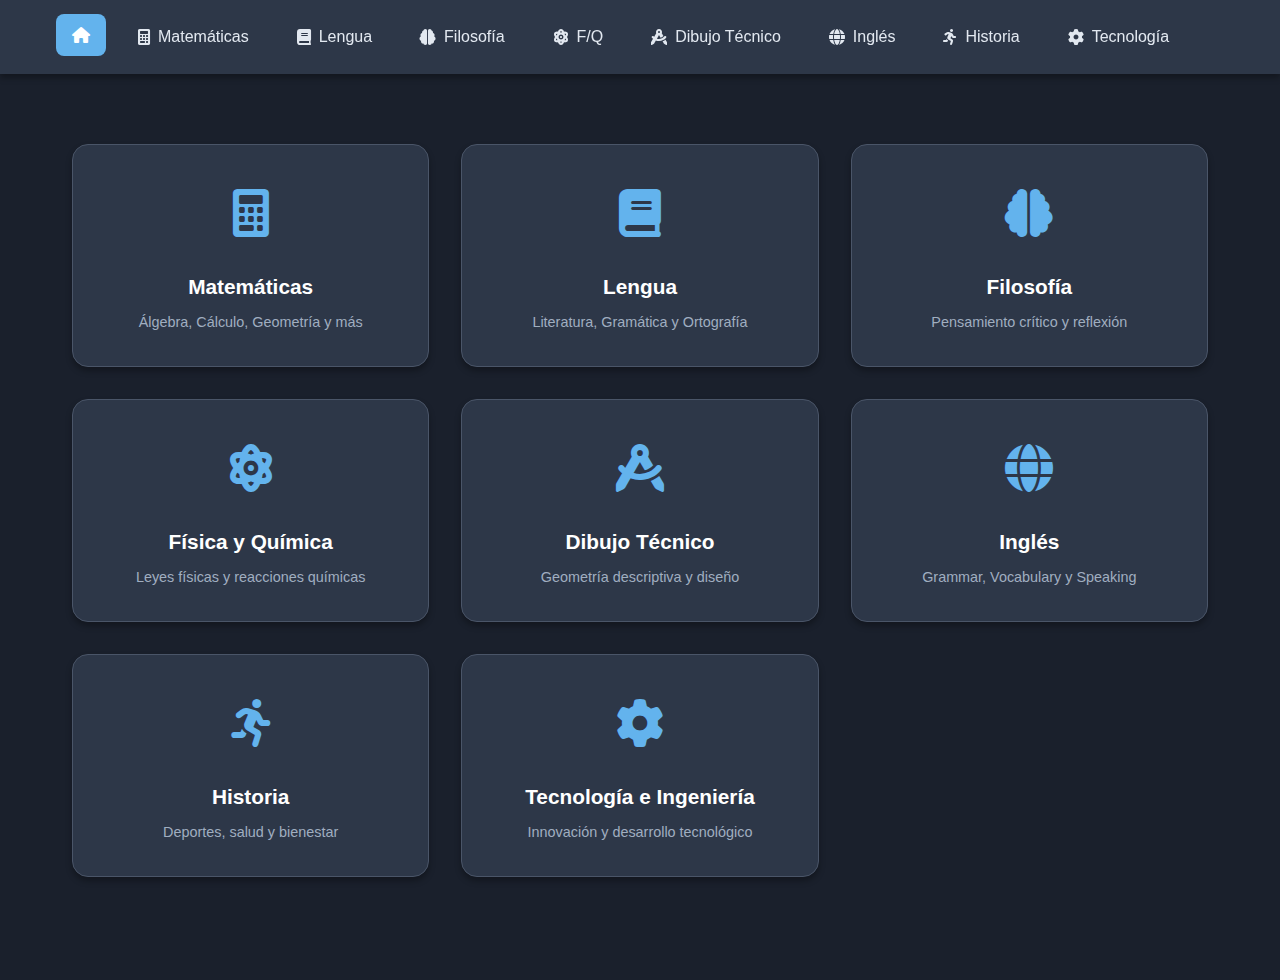
<file: index.html>
<!DOCTYPE html>
<html lang="es">
<head>
    <meta charset="UTF-8">
    <meta name="viewport" content="width=device-width, initial-scale=1.0">
    <title>Apuntes de Bachillerato</title>
    <link rel="stylesheet" href="styles.css">
    <link href="https://cdnjs.cloudflare.com/ajax/libs/font-awesome/6.0.0/css/all.min.css" rel="stylesheet">
</head>
<body>
    <nav class="navbar">
        <div class="nav-container">
            
            <div class="nav-menu" id="nav-menu">
                <a href="index.html" class="nav-link active">
                    <i class="fas fa-home"></i>
                </a>
                <a href="mates.html" class="nav-link">
                    <i class="fas fa-calculator"></i> Matemáticas
                </a>
                <a href="lengua.html" class="nav-link">
                    <i class="fas fa-book"></i> Lengua
                </a>
                <a href="filosofia.html" class="nav-link">
                    <i class="fas fa-brain"></i> Filosofía
                </a>
                <a href="fisica-quimica.html" class="nav-link">
                    <i class="fas fa-atom"></i> F/Q
                </a>
                <a href="dibujo-tecnico.html" class="nav-link">
                    <i class="fas fa-drafting-compass"></i> Dibujo Técnico
                </a>
                <a href="ingles.html" class="nav-link">
                    <i class="fas fa-globe"></i> Inglés
                </a>
                <a href="educacion-fisica.html" class="nav-link">
                    <i class="fas fa-running"></i> Historia
                </a>
                <a href="tecnologia.html" class="nav-link">
                    <i class="fas fa-cog"></i> Tecnología
                </a>
            </div>
            <div class="hamburger" id="hamburger">
                <span class="bar"></span>
                <span class="bar"></span>
                <span class="bar"></span>
            </div>
        </div>
    </nav>

    <main class="main-content">
       

        <div class="subjects-grid">
            <div class="subject-card" onclick="window.location.href='mates.html'">
                <div class="subject-icon">
                    <i class="fas fa-calculator"></i>
                </div>
                <h3>Matemáticas</h3>
                <p>Álgebra, Cálculo, Geometría y más</p>
            </div>

            <div class="subject-card" onclick="window.location.href='lengua.html'">
                <div class="subject-icon">
                    <i class="fas fa-book"></i>
                </div>
                <h3>Lengua</h3>
                <p>Literatura, Gramática y Ortografía</p>
            </div>

            <div class="subject-card" onclick="window.location.href='filosofia.html'">
                <div class="subject-icon">
                    <i class="fas fa-brain"></i>
                </div>
                <h3>Filosofía</h3>
                <p>Pensamiento crítico y reflexión</p>
            </div>

            <div class="subject-card" onclick="window.location.href='fisica-quimica.html'">
                <div class="subject-icon">
                    <i class="fas fa-atom"></i>
                </div>
                <h3>Física y Química</h3>
                <p>Leyes físicas y reacciones químicas</p>
            </div>

            <div class="subject-card" onclick="window.location.href='dibujo-tecnico.html'">
                <div class="subject-icon">
                    <i class="fas fa-drafting-compass"></i>
                </div>
                <h3>Dibujo Técnico</h3>
                <p>Geometría descriptiva y diseño</p>
            </div>

            <div class="subject-card" onclick="window.location.href='ingles.html'">
                <div class="subject-icon">
                    <i class="fas fa-globe"></i>
                </div>
                <h3>Inglés</h3>
                <p>Grammar, Vocabulary y Speaking</p>
            </div>

            <div class="subject-card" onclick="window.location.href='educacion-fisica.html'">
                <div class="subject-icon">
                    <i class="fas fa-running"></i>
                </div>
                <h3>Historia</h3>
                <p>Deportes, salud y bienestar</p>
            </div>

            <div class="subject-card" onclick="window.location.href='tecnologia.html'">
                <div class="subject-icon">
                    <i class="fas fa-cog"></i>
                </div>
                <h3>Tecnología e Ingeniería</h3>
                <p>Innovación y desarrollo tecnológico</p>
            </div>
        </div>
    </main>

    <script src="script.js"></script>
</body>
</html>
</file>
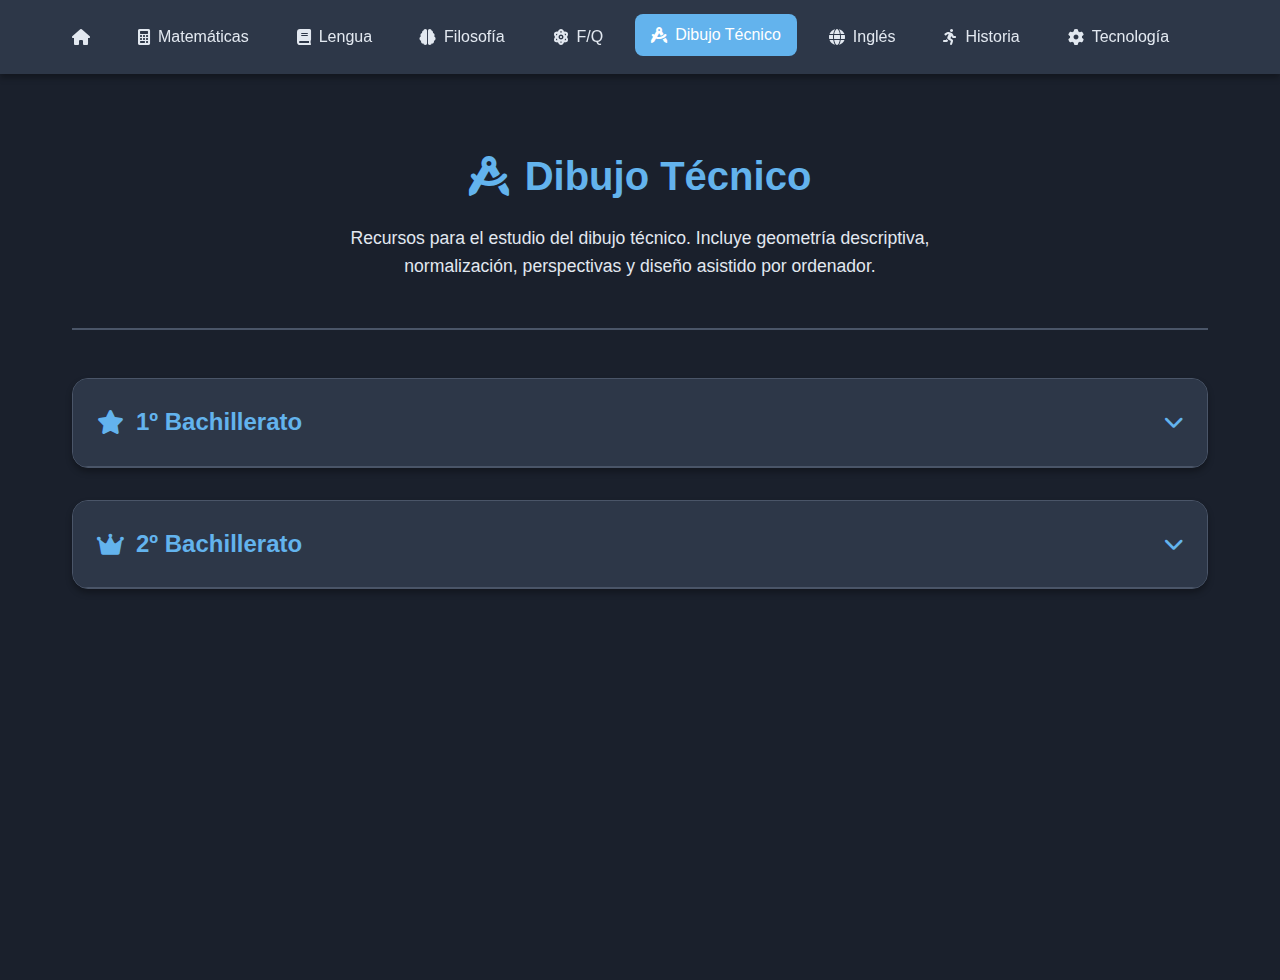
<file: dibujo-tecnico.html>
<!DOCTYPE html>
<html lang="es">
<head>
    <meta charset="UTF-8">
    <meta name="viewport" content="width=device-width, initial-scale=1.0">
    <title>Dibujo Técnico - Apuntes de Bachillerato</title>
    <link rel="stylesheet" href="styles.css">
    <link href="https://cdnjs.cloudflare.com/ajax/libs/font-awesome/6.0.0/css/all.min.css" rel="stylesheet">
</head>
<body>
    <nav class="navbar">
        <div class="nav-container">
           
            <div class="nav-menu" id="nav-menu">
                <a href="index.html" class="nav-link">
                    <i class="fas fa-home"></i>
                </a>
                <a href="mates.html" class="nav-link">
                    <i class="fas fa-calculator"></i> Matemáticas
                </a>
                <a href="lengua.html" class="nav-link">
                    <i class="fas fa-book"></i> Lengua
                </a>
                <a href="filosofia.html" class="nav-link">
                    <i class="fas fa-brain"></i> Filosofía
                </a>
                <a href="fisica-quimica.html" class="nav-link">
                    <i class="fas fa-atom"></i> F/Q
                </a>
                <a href="dibujo-tecnico.html" class="nav-link active">
                    <i class="fas fa-drafting-compass"></i> Dibujo Técnico
                </a>
                <a href="ingles.html" class="nav-link">
                    <i class="fas fa-globe"></i> Inglés
                </a>
                <a href="educacion-fisica.html" class="nav-link">
                    <i class="fas fa-running"></i> Historia
                </a>
                <a href="tecnologia.html" class="nav-link">
                    <i class="fas fa-cog"></i> Tecnología
                </a>
            </div>
            <div class="hamburger" id="hamburger">
                <span class="bar"></span>
                <span class="bar"></span>
                <span class="bar"></span>
            </div>
        </div>
    </nav>

    <main class="main-content">
      

        <div class="subject-header">
            <h1 class="subject-title">
                <i class="fas fa-drafting-compass"></i>
                Dibujo Técnico
            </h1>
            <p class="subject-description">
                Recursos para el estudio del dibujo técnico. Incluye geometría descriptiva, 
                normalización, perspectivas y diseño asistido por ordenador.
            </p>
        </div>

        <!-- 1º Bachillerato -->
        <div class="year-section">
            <div class="year-header">
                <h2 class="year-title">
                    <i class="fas fa-star"></i>
                    1º Bachillerato
                </h2>
                <i class="fas fa-chevron-down year-toggle"></i>
            </div>
            <div class="year-content">
                <div class="topics-container">
                    <a href="https://www.mongge.com/es/" class="resource-item" target="_blank" rel="noopener noreferrer">
                        <i class="fas fa-external-link-alt resource-icon"></i>
                        <div class="resource-info">
                            <h4>IMPORTANTISIMO</h4>
                            <p>Web con ejercicios HECHOS PASO A PASO</p>
                        </div>
                    </a> 
                    <div class="topic-card">
                        <div class="topic-header">
                            <h3 class="topic-title">Tema 1 - Geometría Plana</h3>
                            <i class="fas fa-chevron-down topic-toggle"></i>
                        </div>
                        <div class="topic-content">
                            <div class="empty-state">
                                <i class="fas fa-folder-open"></i>
                                <h3>Recursos pendientes</h3>
                                <p>Los recursos para este tema se añadirán próximamente</p>
                            </div>
                        </div>
                    </div>

                    <div class="topic-card">
                        <div class="topic-header">
                            <h3 class="topic-title">Tema 2 - Tangencias y Enlaces</h3>
                            <i class="fas fa-chevron-down topic-toggle"></i>
                        </div>
                        <div class="topic-content">
                            <div class="resource-item">
                                <i class="fas fa-file-pdf"></i>
                                <h3>Ejercicios EBAU tangencias</h3>
                                <a href="recursos/primero/dibujo/EJERCICIOS_Tangencias_y_piezas_EBAU.pdf" target="_blank" class="btn-download">
                                <i class="fas fa-download"></i> Descargar
                               </a>
                             </div>
                        </div>
                    </div>

                    <div class="topic-card">
                        <div class="topic-header">
                            <h3 class="topic-title">Tema 3 - Curvas Cónicas</h3>
                            <i class="fas fa-chevron-down topic-toggle"></i>
                        </div>
                        <div class="topic-content">
                            <div class="empty-state">
                                <i class="fas fa-folder-open"></i>
                                <h3>Recursos pendientes</h3>
                                <p>Los recursos para este tema se añadirán próximamente</p>
                            </div>
                        </div>
                    </div>

                    <div class="topic-card">
                        <div class="topic-header">
                            <h3 class="topic-title">Tema 4 - Sistema Diédrico</h3>
                            <i class="fas fa-chevron-down topic-toggle"></i>
                            
                        </div>
                        <div class="topic-content">
                            <div class="resource-grid">
                                <a href="https://juansanisidoro.wordpress.com/2012/11/27/examenes-de-dibujo-tecnico-i-sistema-diedrico/" class="resource-item" target="_blank" rel="noopener noreferrer">
                                    <i class="fas fa-external-link-alt resource-icon"></i>
                                    <div class="resource-info">
                                        <h4>Exámenes de Sistema Diédrico</h4>
                                        <p>Blog con exámenes resueltos de intersecciones, pertenencias y coordenadas</p>
                                    </div>
                                </a>

                                <a href="https://ocw.ehu.eus/course/view.php?id=345" class="resource-item" target="_blank" rel="noopener noreferrer">
                                    <i class="fas fa-external-link-alt resource-icon"></i>
                                    <div class="resource-info">
                                        <h4>Web con todos los temas</h4>
                                        <p>Blog con exámenes resueltos de intersecciones, pertenencias y coordenadas</p>
                                    </div>
                                </a>

                                <a href="https://www.educacionplastica.net/MenuDie.htm" class="resource-item" target="_blank" rel="noopener noreferrer">
                                    <i class="fas fa-external-link-alt resource-icon"></i>
                                    <div class="resource-info">
                                        <h4>Web con todos los temas</h4>
                                        <p>Blog con exámenes resueltos de intersecciones, pertenencias y coordenadas</p>
                                    </div>
                                </a>

                                <a href="https://www.laslaminas.es/recursos/geometria-descriptiva/sistema-diedrico/" class="resource-item" target="_blank" rel="noopener noreferrer">
                                    <i class="fas fa-external-link-alt resource-icon"></i>
                                    <div class="resource-info">
                                        <h4>Web con todos los temas</h4>
                                        <p>Blog con exámenes resueltos de intersecciones, pertenencias y coordenadas</p>
                                    </div>
                                </a>


                                    <div class="resource-item">
                                        <i class="fas fa-file-pdf"></i>
                                        <h3>Ejercicios repaso sistema diedrico</h3>
                                        <a href="recursos/primero/dibujo/repaso-diedrico1.pdf" target="_blank" class="btn-download">
                                        <i class="fas fa-download"></i> Descargar
                                       </a>
                                     </div>
                            </div>
                            
                            <div class="subtopics-container">
                                <div class="subtopic-card">
                                    <div class="subtopic-header">
                                        <h4 class="subtopic-title">Introducción al Sistema Diédrico: El Punto</h4>
                                        <i class="fas fa-chevron-down subtopic-toggle"></i>
                                    </div>
                                    <div class="subtopic-content">
                                        <div class="empty-state">
                                            <i class="fas fa-folder-open"></i>
                                            <h3>Recursos pendientes</h3>
                                            <p>Los recursos para este subtema se añadirán próximamente</p>
                                        </div>
                                    </div>
                                </div>

                                <div class="subtopic-card">
                                    <div class="subtopic-header">
                                        <h4 class="subtopic-title">La Recta</h4>
                                        <i class="fas fa-chevron-down subtopic-toggle"></i>
                                    </div>
                                    <div class="subtopic-content">
                                        <div class="empty-state">
                                            <i class="fas fa-folder-open"></i>
                                            <h3>Recursos pendientes</h3>
                                            <p>Los recursos para este subtema se añadirán próximamente</p>
                                        </div>
                                    </div>
                                </div>

                                <div class="subtopic-card">
                                    <div class="subtopic-header">
                                        <h4 class="subtopic-title">El Plano</h4>
                                        <i class="fas fa-chevron-down subtopic-toggle"></i>
                                    </div>
                                    <div class="subtopic-content">
                                        <div class="empty-state">
                                            <i class="fas fa-folder-open"></i>
                                            <h3>Recursos pendientes</h3>
                                            <p>Los recursos para este subtema se añadirán próximamente</p>
                                        </div>
                                    </div>
                                </div>

                                <div class="subtopic-card">
                                    <div class="subtopic-header">
                                        <h4 class="subtopic-title">Abatimientos y desabatimientos</h4>
                                        <i class="fas fa-chevron-down subtopic-toggle"></i>
                                    </div>
                                    <div class="subtopic-content">
                                        <div class="resource-item">
                                            <i class="fas fa-file-pdf"></i>
                                            <h3>PDF abatimientos, cambios de plano y giros</h3>
                                            <a href="recursos/primero/dibujo/24-Sistema-diédrico-Métodos-operativos.pdf" target="_blank" class="btn-download">
                                            <i class="fas fa-download"></i> Descargar
                                           </a>
                                         </div>
                                    </div>
                                </div>

                                <div class="subtopic-card">
                                    <div class="subtopic-header">
                                        <h4 class="subtopic-title">Giros</h4>
                                        <i class="fas fa-chevron-down subtopic-toggle"></i>
                                    </div>
                                    <div class="subtopic-content">
                                        <div class="resource-item">
                                            <i class="fas fa-file-pdf"></i>
                                            <h3>PDF abatimientos, cambios de plano y giros</h3>
                                            <a href="recursos/primero/dibujo/24-Sistema-diédrico-Métodos-operativos.pdf" target="_blank" class="btn-download">
                                            <i class="fas fa-download"></i> Descargar
                                           </a>
                                         </div>
                                    </div>
                                </div>

                                <div class="subtopic-card">
                                    <div class="subtopic-header">
                                        <h4 class="subtopic-title">Cambios de plano</h4>
                                        <i class="fas fa-chevron-down subtopic-toggle"></i>
                                    </div>
                                    <div class="subtopic-content">
                                        <div class="resource-item">
                                            <i class="fas fa-file-pdf"></i>
                                            <h3>PDF abatimientos, cambios de plano y giros</h3>
                                            <a href="recursos/primero/dibujo/24-Sistema-diédrico-Métodos-operativos.pdf" target="_blank" class="btn-download">
                                            <i class="fas fa-download"></i> Descargar
                                           </a>
                                         </div>
                                    </div>
                                </div>

                                <div class="subtopic-card">
                                    <div class="subtopic-header">
                                        <h4 class="subtopic-title">Paralelismo</h4>
                                        <i class="fas fa-chevron-down subtopic-toggle"></i>
                                    </div>
                                    <div class="subtopic-content">
                                        <div class="resource-item">
                                            <i class="fas fa-file-pdf"></i>
                                            <h3>Apuntes Variado Irene</h3>
                                            <a href="recursos/primero/dibujo/TEMA_2_POSICIONES_RELATIVAS_v2.pdf" target="_blank" class="btn-download">
                                            <i class="fas fa-download"></i> Descargar
                                           </a>
                                         </div>
                                    </div>
                                </div>

                                <div class="subtopic-card">
                                    <div class="subtopic-header">
                                        <h4 class="subtopic-title">Perpendicularidad</h4>
                                        <i class="fas fa-chevron-down subtopic-toggle"></i>
                                    </div>
                                    <div class="subtopic-content">
                                        <div class="resource-item">
                                            <i class="fas fa-file-pdf"></i>
                                            <h3>Apuntes Variado Irene</h3>
                                            <a href="recursos/primero/dibujo/TEMA_2_POSICIONES_RELATIVAS_v2.pdf" target="_blank" class="btn-download">
                                            <i class="fas fa-download"></i> Descargar
                                           </a>
                                         </div>
                                    </div>
                                </div>

                                <div class="subtopic-card">
                                    <div class="subtopic-header">
                                        <h4 class="subtopic-title">Ángulos</h4>
                                        <i class="fas fa-chevron-down subtopic-toggle"></i>
                                    </div>
                                    <div class="subtopic-content">
                                        <div class="empty-state">
                                            <i class="fas fa-folder-open"></i>
                                            <h3>Recursos pendientes</h3>
                                            <p>Los recursos para este subtema se añadirán próximamente</p>
                                        </div>
                                    </div>
                                </div>

                                <div class="subtopic-card">
                                    <div class="subtopic-header">
                                        <h4 class="subtopic-title">Distancias</h4>
                                        <i class="fas fa-chevron-down subtopic-toggle"></i>
                                    </div>
                                    <div class="subtopic-content">
                                        <div class="empty-state">
                                            <i class="fas fa-folder-open"></i>
                                            <h3>Recursos pendientes</h3>
                                            <p>Los recursos para este subtema se añadirán próximamente</p>
                                        </div>
                                    </div>
                                </div>

                                <div class="subtopic-card">
                                    <div class="subtopic-header">
                                        <h4 class="subtopic-title">Intersecciones de rectas con planos</h4>
                                        <i class="fas fa-chevron-down subtopic-toggle"></i>
                                    </div>
                                    <div class="subtopic-content">
                                        <div class="empty-state">
                                            <i class="fas fa-folder-open"></i>
                                            <h3>Recursos pendientes</h3>
                                            <p>Los recursos para este subtema se añadirán próximamente</p>
                                        </div>
                                    </div>
                                </div>

                                <div class="subtopic-card">
                                    <div class="subtopic-header">
                                        <h4 class="subtopic-title">Intersecciones entre planos</h4>
                                        <i class="fas fa-chevron-down subtopic-toggle"></i>
                                    </div>
                                    <div class="subtopic-content">
                                        <div class="empty-state">
                                            <i class="fas fa-folder-open"></i>
                                            <h3>Recursos pendientes</h3>
                                            <p>Los recursos para este subtema se añadirán próximamente</p>
                                        </div>
                                    </div>
                                </div>

                                <div class="subtopic-card">
                                    <div class="subtopic-header">
                                        <h4 class="subtopic-title">Secciones planas</h4>
                                        <i class="fas fa-chevron-down subtopic-toggle"></i>
                                    </div>
                                    <div class="subtopic-content">
                                        <div class="empty-state">
                                            <i class="fas fa-folder-open"></i>
                                            <h3>Recursos pendientes</h3>
                                            <p>Los recursos para este subtema se añadirán próximamente</p>
                                        </div>
                                    </div>
                                </div>

                                <div class="subtopic-card">
                                    <div class="subtopic-header">
                                        <h4 class="subtopic-title">Intersecciones de rectas con cuerpos geométricos</h4>
                                        <i class="fas fa-chevron-down subtopic-toggle"></i>
                                    </div>
                                    <div class="subtopic-content">
                                        <div class="empty-state">
                                            <i class="fas fa-folder-open"></i>
                                            <h3>Recursos pendientes</h3>
                                            <p>Los recursos para este subtema se añadirán próximamente</p>
                                        </div>
                                    </div>
                                </div>

                                <div class="subtopic-card">
                                    <div class="subtopic-header">
                                        <h4 class="subtopic-title">Poliedros regulares</h4>
                                        <i class="fas fa-chevron-down subtopic-toggle"></i>
                                    </div>
                                    <div class="subtopic-content">
                                        <div class="empty-state">
                                            <i class="fas fa-folder-open"></i>
                                            <h3>Recursos pendientes</h3>
                                            <p>Los recursos para este subtema se añadirán próximamente</p>
                                        </div>
                                    </div>
                                </div>
                            </div>
                        </div>
                    </div>

                    <div class="topic-card">
                        <div class="topic-header">
                            <h3 class="topic-title">Tema 5 - Isométrico</h3>
                            <i class="fas fa-chevron-down topic-toggle"></i>
                        </div>
                        <div class="topic-content">
                            <div class="resource-grid">
                                <a href="https://www.youtube.com/watch?v=lh3VNyM_s_0" class="resource-item" target="_blank" rel="noopener noreferrer">
                                    <i class="fas fa-external-link-alt resource-icon"></i>
                                    <div class="resource-info">
                                        <h4>Vídeo sobre planta y alzado</h4>
                                        <p>Vídeo de youtube</p>
                                    </div>
                                </a> 
                                <a href="https://www.youtube.com/watch?v=OgV47VwoW4w" class="resource-item" target="_blank" rel="noopener noreferrer">
                                    <i class="fas fa-external-link-alt resource-icon"></i>
                                    <div class="resource-info">
                                        <h4>Vídeo sobre planta y alzado</h4>
                                        <p>Vídeo de youtube</p>
                                    </div>
                                </a> 
                                <a href="https://www.youtube.com/watch?v=k2ismoJ_5xo" class="resource-item" target="_blank" rel="noopener noreferrer">
                                    <i class="fas fa-external-link-alt resource-icon"></i>
                                    <div class="resource-info">
                                        <h4>Vídeo sobre planta y alzado</h4>
                                        <p>Vídeo de youtube</p>
                                    </div>
                                </a> 
                                <a href="https://youtu.be/9KQdS-sigT4" class="resource-item" target="_blank" rel="noopener noreferrer">
                                    <i class="fas fa-external-link-alt resource-icon"></i>
                                    <div class="resource-info">
                                        <h4>Vídeo sobre planta y alzado</h4>
                                        <p>Vídeo de youtube</p>
                                    </div>
                                </a> 
                                <a href="https://www.educacionplastica.net/3dcube_model/vistas_3d_3x3.html" class="resource-item" target="_blank" rel="noopener noreferrer">
                                    <i class="fas fa-external-link-alt resource-icon"></i>
                                    <div class="resource-info">
                                        <h4>Visor de figuras 3D</h4>
                                        <p>Web interactiva</p>
                                    </div>
                                </a> 
                                <a href="https://esoytec.blogspot.com/2014/10/pieza-15.html" class="resource-item" target="_blank" rel="noopener noreferrer">
                                    <i class="fas fa-external-link-alt resource-icon"></i>
                                    <div class="resource-info">
                                        <h4>Web despliegue de figuras</h4>
                                        <p>Web</p>
                                    </div>
                                </a> 

                                <a href="https://gloriamoranmayoespaciodidactico.blogspot.com/2015/10/solidos-ejercicios-de-vistas.html" class="resource-item" target="_blank" rel="noopener noreferrer">
                                    <i class="fas fa-external-link-alt resource-icon"></i>
                                    <div class="resource-info">
                                        <h4>Web con ejercicios</h4>
                                        <p>Web con ejercicios de vistas</p>
                                    </div>
                                </a> 

                                <a href="https://www.educacionplastica.net/zirkel/pieza_eje_iso_vistas.html" class="resource-item" target="_blank" rel="noopener noreferrer">
                                    <i class="fas fa-external-link-alt resource-icon"></i>
                                    <div class="resource-info">
                                        <h4>Web con ejercicios para dibujar con el ordenador</h4>
                                        <p>Web con ejercicios de vistas</p>
                                    </div>
                                </a> 

                                
                            </div>
                        </div>
                    </div>

                    <div class="topic-card">
                        <div class="topic-header">
                            <h3 class="topic-title">Tema 6 - Axonométrico</h3>
                            <i class="fas fa-chevron-down topic-toggle"></i>
                        </div>
                        <div class="topic-content">
                            <div class="empty-state">
                                <i class="fas fa-folder-open"></i>
                                <h3>Recursos pendientes</h3>
                                <p>Los recursos para este tema se añadirán próximamente</p>
                            </div>
                        </div>
                    </div>
                </div>
            </div>
        </div>

        <!-- 2º Bachillerato -->
        <div class="year-section">
            <div class="year-header">
                <h2 class="year-title">
                    <i class="fas fa-crown"></i>
                    2º Bachillerato
                </h2>
                <i class="fas fa-chevron-down year-toggle"></i>
            </div>
            <div class="year-content">
                <div class="topics-container">
                    <div class="topic-card">
                        <div class="topic-header">
                            <h3 class="topic-title">Tema 1 - Sistemas de Representación</h3>
                            <i class="fas fa-chevron-down topic-toggle"></i>
                        </div>
                        <div class="topic-content">
                            <div class="empty-state">
                                <i class="fas fa-folder-open"></i>
                                <h3>Recursos pendientes</h3>
                                <p>Los recursos para este tema se añadirán próximamente</p>
                            </div>
                        </div>
                    </div>

                    <div class="topic-card">
                        <div class="topic-header">
                            <h3 class="topic-title">Tema 2 - Perspectiva Cónica</h3>
                            <i class="fas fa-chevron-down topic-toggle"></i>
                        </div>
                        <div class="topic-content">
                            <div class="empty-state">
                                <i class="fas fa-folder-open"></i>
                                <h3>Recursos pendientes</h3>
                                <p>Los recursos para este tema se añadirán próximamente</p>
                            </div>
                        </div>
                    </div>

                    <div class="topic-card">
                        <div class="topic-header">
                            <h3 class="topic-title">Tema 3 - Normalización</h3>
                            <i class="fas fa-chevron-down topic-toggle"></i>
                        </div>
                        <div class="topic-content">
                            <div class="empty-state">
                                <i class="fas fa-folder-open"></i>
                                <h3>Recursos pendientes</h3>
                                <p>Los recursos para este tema se añadirán próximamente</p>
                            </div>
                        </div>
                    </div>

                    <div class="topic-card">
                        <div class="topic-header">
                            <h3 class="topic-title">Tema 4 - Diseño Industrial</h3>
                            <i class="fas fa-chevron-down topic-toggle"></i>
                        </div>
                        <div class="topic-content">
                            <div class="empty-state">
                                <i class="fas fa-folder-open"></i>
                                <h3>Recursos pendientes</h3>
                                <p>Los recursos para este tema se añadirán próximamente</p>
                            </div>
                        </div>
                    </div>

                    <div class="topic-card">
                        <div class="topic-header">
                            <h3 class="topic-title">Tema 5 - CAD y Diseño Digital</h3>
                            <i class="fas fa-chevron-down topic-toggle"></i>
                        </div>
                        <div class="topic-content">
                            <div class="empty-state">
                                <i class="fas fa-folder-open"></i>
                                <h3>Recursos pendientes</h3>
                                <p>Los recursos para este tema se añadirán próximamente</p>
                            </div>
                        </div>
                    </div>

                    <div class="topic-card">
                        <div class="topic-header">
                            <h3 class="topic-title">Tema 6 - Proyectos de Diseño</h3>
                            <i class="fas fa-chevron-down topic-toggle"></i>
                        </div>
                        <div class="topic-content">
                            <div class="empty-state">
                                <i class="fas fa-folder-open"></i>
                                <h3>Recursos pendientes</h3>
                                <p>Los recursos para este tema se añadirán próximamente</p>
                            </div>
                        </div>
                    </div>
                </div>
            </div>
        </div>
    </main>

    <script src="script.js"></script>
</body>
</html>
</file>
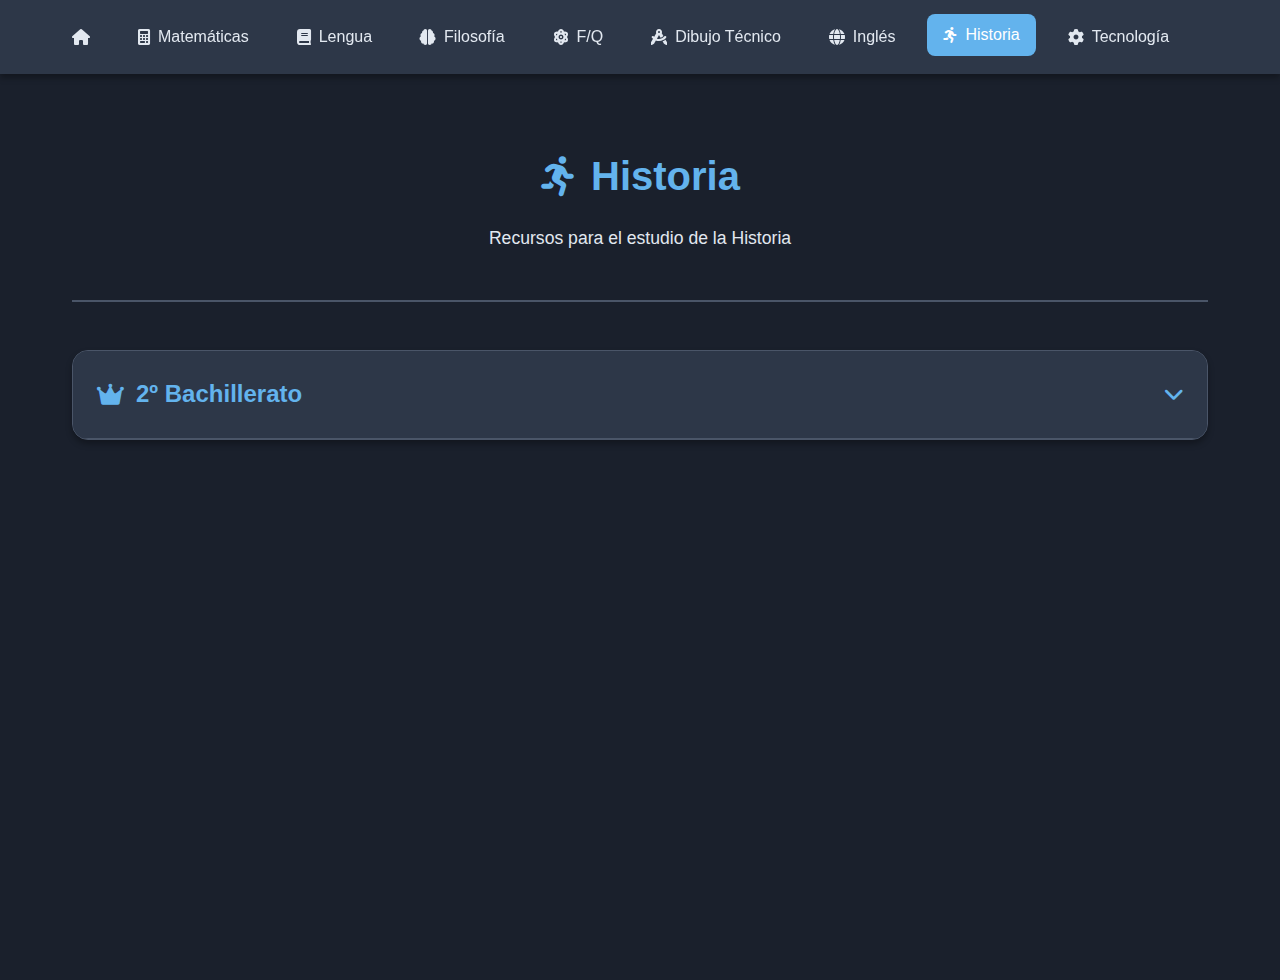
<file: educacion-fisica.html>
<!DOCTYPE html>
<html lang="es">
<head>
    <meta charset="UTF-8">
    <meta name="viewport" content="width=device-width, initial-scale=1.0">
    <title>Historia - Apuntes de Bachillerato</title>
    <link rel="stylesheet" href="styles.css">
    <link href="https://cdnjs.cloudflare.com/ajax/libs/font-awesome/6.0.0/css/all.min.css" rel="stylesheet">
</head>
<body>
    <nav class="navbar">
        <div class="nav-container">
           
            <div class="nav-menu" id="nav-menu">
                <a href="index.html" class="nav-link">
                    <i class="fas fa-home"></i>
                </a>
                <a href="mates.html" class="nav-link">
                    <i class="fas fa-calculator"></i> Matemáticas
                </a>
                <a href="lengua.html" class="nav-link">
                    <i class="fas fa-book"></i> Lengua
                </a>
                <a href="filosofia.html" class="nav-link">
                    <i class="fas fa-brain"></i> Filosofía
                </a>
                <a href="fisica-quimica.html" class="nav-link">
                    <i class="fas fa-atom"></i> F/Q
                </a>
                <a href="dibujo-tecnico.html" class="nav-link">
                    <i class="fas fa-drafting-compass"></i> Dibujo Técnico
                </a>
                <a href="ingles.html" class="nav-link">
                    <i class="fas fa-globe"></i> Inglés
                </a>
                <a href="educacion-fisica.html" class="nav-link active">
                    <i class="fas fa-running"></i> Historia
                </a>
                <a href="tecnologia.html" class="nav-link">
                    <i class="fas fa-cog"></i> Tecnología
                </a>
            </div>
            <div class="hamburger" id="hamburger">
                <span class="bar"></span>
                <span class="bar"></span>
                <span class="bar"></span>
            </div>
        </div>
    </nav>

    <main class="main-content">
        
        <div class="subject-header">
            <h1 class="subject-title">
                <i class="fas fa-running"></i>
                Historia
            </h1>
            <p class="subject-description">
                Recursos para el estudio de la Historia
            </p>
        </div>

        <!-- 1º Bachillerato 
        <div class="year-section">
            <div class="year-header">
                <h2 class="year-title">
                    <i class="fas fa-star"></i>
                    1º Bachillerato
                </h2>
                <i class="fas fa-chevron-down year-toggle"></i>
            </div>
            <div class="year-content">
                <div class="topics-container">
                    <div class="topic-card">
                        <div class="topic-header">
                            <h3 class="topic-title">Tema 1 - Condición Física y Salud</h3>
                            <i class="fas fa-chevron-down topic-toggle"></i>
                        </div>
                        <div class="topic-content">
                            <div class="empty-state">
                                <i class="fas fa-folder-open"></i>
                                <h3>Recursos pendientes</h3>
                                <p>Los recursos para este tema se añadirán próximamente</p>
                            </div>
                        </div>
                    </div>

                    <div class="topic-card">
                        <div class="topic-header">
                            <h3 class="topic-title">Tema 2 - Anatomía y Fisiología Básica</h3>
                            <i class="fas fa-chevron-down topic-toggle"></i>
                        </div>
                        <div class="topic-content">
                            <div class="empty-state">
                                <i class="fas fa-folder-open"></i>
                                <h3>Recursos pendientes</h3>
                                <p>Los recursos para este tema se añadirán próximamente</p>
                            </div>
                        </div>
                    </div>

                    <div class="topic-card">
                        <div class="topic-header">
                            <h3 class="topic-title">Tema 3 - Deportes Individuales</h3>
                            <i class="fas fa-chevron-down topic-toggle"></i>
                        </div>
                        <div class="topic-content">
                            <div class="empty-state">
                                <i class="fas fa-folder-open"></i>
                                <h3>Recursos pendientes</h3>
                                <p>Los recursos para este tema se añadirán próximamente</p>
                            </div>
                        </div>
                    </div>

                    <div class="topic-card">
                        <div class="topic-header">
                            <h3 class="topic-title">Tema 4 - Deportes Colectivos</h3>
                            <i class="fas fa-chevron-down topic-toggle"></i>
                        </div>
                        <div class="topic-content">
                            <div class="empty-state">
                                <i class="fas fa-folder-open"></i>
                                <h3>Recursos pendientes</h3>
                                <p>Los recursos para este tema se añadirán próximamente</p>
                            </div>
                        </div>
                    </div>

                    <div class="topic-card">
                        <div class="topic-header">
                            <h3 class="topic-title">Tema 5 - Expresión Corporal</h3>
                            <i class="fas fa-chevron-down topic-toggle"></i>
                        </div>
                        <div class="topic-content">
                            <div class="empty-state">
                                <i class="fas fa-folder-open"></i>
                                <h3>Recursos pendientes</h3>
                                <p>Los recursos para este tema se añadirán próximamente</p>
                            </div>
                        </div>
                    </div>

                    <div class="topic-card">
                        <div class="topic-header">
                            <h3 class="topic-title">Tema 6 - Actividades en la Naturaleza</h3>
                            <i class="fas fa-chevron-down topic-toggle"></i>
                        </div>
                        <div class="topic-content">
                            <div class="empty-state">
                                <i class="fas fa-folder-open"></i>
                                <h3>Recursos pendientes</h3>
                                <p>Los recursos para este tema se añadirán próximamente</p>
                            </div>
                        </div>
                    </div>
                </div>
            </div>
        </div>-->

        <!-- 2º Bachillerato -->
        <div class="year-section">
            <div class="year-header">
                <h2 class="year-title">
                    <i class="fas fa-crown"></i>
                    2º Bachillerato
                </h2>
                <i class="fas fa-chevron-down year-toggle"></i>
            </div>
            <div class="year-content">
                <div class="topics-container">
                    <div class="topic-card">
                        <div class="topic-header">
                            <h3 class="topic-title">Tema - Reyes Católicos</h3>
                            <i class="fas fa-chevron-down topic-toggle"></i>
                        </div>
                        <div class="topic-content">
                            <div class="resource-item">
                                <i class="fas fa-file-pdf"></i>
                                <h3>Reyes Católicos Francis</h3>
                                <a href="recursos/segundo/historia/reyes_catolicos.bueno.pdf" target="_blank" class="btn-download">
                                <i class="fas fa-download"></i> Descargar
                               </a>
                             </div>
                        </div>
                    </div>

                    <div class="topic-card">
                        <div class="topic-header">
                            <h3 class="topic-title">Tema - Austrias Mayores</h3>
                            <i class="fas fa-chevron-down topic-toggle"></i>
                        </div>
                        <div class="topic-content">
                            <div class="resource-item">
                                <i class="fas fa-file-pdf"></i>
                                <h3>Austrias Mayores Francis</h3>
                                <a href="recursos/segundo/historia/austrias mayores..pdf" target="_blank" class="btn-download">
                                <i class="fas fa-download"></i> Descargar
                               </a>
                             </div>
                        </div>
                    </div>

                    <div class="topic-card">
                        <div class="topic-header">
                            <h3 class="topic-title">Tema - Austrias Menores</h3>
                            <i class="fas fa-chevron-down topic-toggle"></i>
                        </div>
                        <div class="topic-content">
                            <div class="resource-item">
                                <i class="fas fa-file-pdf"></i>
                                <h3>Austrias Menores Francis</h3>
                                <a href="recursos/segundo/historia/austrias menores. definitivo.pdf" target="_blank" class="btn-download">
                                <i class="fas fa-download"></i> Descargar
                               </a>
                             </div>
                        </div>
                    </div>

                    <div class="topic-card">
                        <div class="topic-header">
                            <h3 class="topic-title">Tema 4 - Lesiones Deportivas</h3>
                            <i class="fas fa-chevron-down topic-toggle"></i>
                        </div>
                        <div class="topic-content">
                            <div class="empty-state">
                                <i class="fas fa-folder-open"></i>
                                <h3>Recursos pendientes</h3>
                                <p>Los recursos para este tema se añadirán próximamente</p>
                            </div>
                        </div>
                    </div>

                    <div class="topic-card">
                        <div class="topic-header">
                            <h3 class="topic-title">Tema 5 - Primeros Auxilios</h3>
                            <i class="fas fa-chevron-down topic-toggle"></i>
                        </div>
                        <div class="topic-content">
                            <div class="empty-state">
                                <i class="fas fa-folder-open"></i>
                                <h3>Recursos pendientes</h3>
                                <p>Los recursos para este tema se añadirán próximamente</p>
                            </div>
                        </div>
                    </div>

                    <div class="topic-card">
                        <div class="topic-header">
                            <h3 class="topic-title">Tema 6 - Deporte y Sociedad</h3>
                            <i class="fas fa-chevron-down topic-toggle"></i>
                        </div>
                        <div class="topic-content">
                            <div class="empty-state">
                                <i class="fas fa-folder-open"></i>
                                <h3>Recursos pendientes</h3>
                                <p>Los recursos para este tema se añadirán próximamente</p>
                            </div>
                        </div>
                    </div>
                </div>
            </div>
        </div>
    </main>

    <script src="script.js"></script>
</body>
</html>
</file>
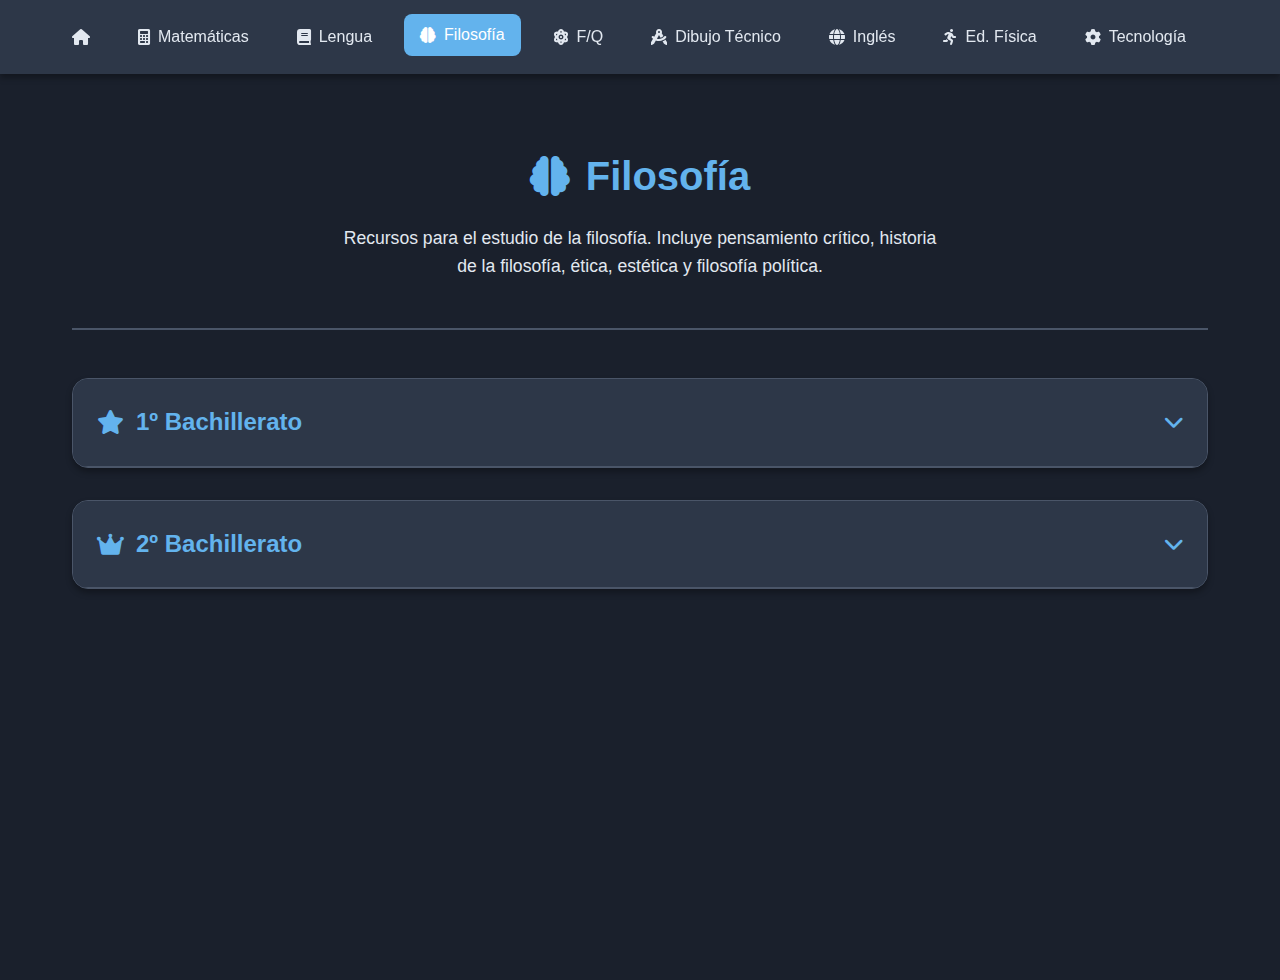
<file: filosofia.html>
<!DOCTYPE html>
<html lang="es">
<head>
    <meta charset="UTF-8">
    <meta name="viewport" content="width=device-width, initial-scale=1.0">
    <title>Filosofía - Apuntes de Bachillerato</title>
    <link rel="stylesheet" href="styles.css">
    <link href="https://cdnjs.cloudflare.com/ajax/libs/font-awesome/6.0.0/css/all.min.css" rel="stylesheet">
</head>
<body>
    <nav class="navbar">
        <div class="nav-container">
            
            <div class="nav-menu" id="nav-menu">
                <a href="index.html" class="nav-link">
                    <i class="fas fa-home"></i> 
                </a>
                <a href="mates.html" class="nav-link">
                    <i class="fas fa-calculator"></i> Matemáticas
                </a>
                <a href="lengua.html" class="nav-link">
                    <i class="fas fa-book"></i> Lengua
                </a>
                <a href="filosofia.html" class="nav-link active">
                    <i class="fas fa-brain"></i> Filosofía
                </a>
                <a href="fisica-quimica.html" class="nav-link">
                    <i class="fas fa-atom"></i> F/Q
                </a>
                <a href="dibujo-tecnico.html" class="nav-link">
                    <i class="fas fa-drafting-compass"></i> Dibujo Técnico
                </a>
                <a href="ingles.html" class="nav-link">
                    <i class="fas fa-globe"></i> Inglés
                </a>
                <a href="educacion-fisica.html" class="nav-link">
                    <i class="fas fa-running"></i> Ed. Física
                </a>
                <a href="tecnologia.html" class="nav-link">
                    <i class="fas fa-cog"></i> Tecnología
                </a>
            </div>
            <div class="hamburger" id="hamburger">
                <span class="bar"></span>
                <span class="bar"></span>
                <span class="bar"></span>
            </div>
        </div>
    </nav>

    <main class="main-content">
     
        <div class="subject-header">
            <h1 class="subject-title">
                <i class="fas fa-brain"></i>
                Filosofía
            </h1>
            <p class="subject-description">
                Recursos para el estudio de la filosofía. Incluye pensamiento crítico, 
                historia de la filosofía, ética, estética y filosofía política.
            </p>
        </div>

        <!-- 1º Bachillerato -->
        <div class="year-section">
            <div class="year-header">
                <h2 class="year-title">
                    <i class="fas fa-star"></i>
                    1º Bachillerato
                </h2>
                <i class="fas fa-chevron-down year-toggle"></i>
            </div>
            <div class="year-content">
                <div class="topics-container">
                <div class="topic-card">
                    <div class="topic-header">
                        <h3 class="topic-title">Tema 1 - ¿Qué es la Filosofía?</h3>
                        <i class="fas fa-chevron-down topic-toggle"></i>
                    </div>
                    <div class="topic-content">
                        <div class="empty-state">
                            <i class="fas fa-folder-open"></i>
                            <h3>Recursos pendientes</h3>
                            <p>Los recursos para este tema se añadirán próximamente</p>
                        </div>
                    </div>
                </div>

                <div class="topic-card">
                    <div class="topic-header">
                        <h3 class="topic-title">Tema 2 - Filosofía Antigua</h3>
                        <i class="fas fa-chevron-down topic-toggle"></i>
                    </div>
                    <div class="topic-content">
                        <div class="empty-state">
                            <i class="fas fa-folder-open"></i>
                            <h3>Recursos pendientes</h3>
                            <p>Los recursos para este tema se añadirán próximamente</p>
                        </div>
                    </div>
                </div>

                <div class="topic-card">
                    <div class="topic-header">
                        <h3 class="topic-title">Tema 3 - Filosofía Medieval</h3>
                        <i class="fas fa-chevron-down topic-toggle"></i>
                    </div>
                    <div class="topic-content">
                        <div class="empty-state">
                            <i class="fas fa-folder-open"></i>
                            <h3>Recursos pendientes</h3>
                            <p>Los recursos para este tema se añadirán próximamente</p>
                        </div>
                    </div>
                </div>

                <div class="topic-card">
                    <div class="topic-header">
                        <h3 class="topic-title">Tema 4 - Filosofía Moderna</h3>
                        <i class="fas fa-chevron-down topic-toggle"></i>
                    </div>
                    <div class="topic-content">
                        <div class="empty-state">
                            <i class="fas fa-folder-open"></i>
                            <h3>Recursos pendientes</h3>
                            <p>Los recursos para este tema se añadirán próximamente</p>
                        </div>
                    </div>
                </div>

                <div class="topic-card">
                    <div class="topic-header">
                        <h3 class="topic-title">Tema 5 - Ilustración y S.XIX</h3>
                        <i class="fas fa-chevron-down topic-toggle"></i>
                    </div>
                    <div class="topic-content">
                        <div class="empty-state">
                            <i class="fas fa-folder-open"></i>
                            <h3>Recursos pendientes</h3>
                            <p>Los recursos para este tema se añadirán próximamente</p>
                        </div>
                    </div>
                </div>

                <div class="topic-card">
                    <div class="topic-header">
                        <h3 class="topic-title">Tema 6 - Lógica y Argumentación</h3>
                        <i class="fas fa-chevron-down topic-toggle"></i>
                    </div>
                    <div class="topic-content">
                        <div class="empty-state">
                            <i class="fas fa-folder-open"></i>
                            <h3>Recursos pendientes</h3>
                            <p>Los recursos para este tema se añadirán próximamente</p>
                        </div>
                    </div>
                </div>
                </div>
            </div>
        </div>

        <!-- 2º Bachillerato -->
        <div class="year-section">
            <div class="year-header">
                <h2 class="year-title">
                    <i class="fas fa-crown"></i>
                    2º Bachillerato
                </h2>
                <i class="fas fa-chevron-down year-toggle"></i>
            </div>
            <div class="year-content">
                <div class="topics-container">
                <div class="topic-card">
                    <div class="topic-header">
                        <h3 class="topic-title">Tema 1 - Filosofía Contemporánea</h3>
                        <i class="fas fa-chevron-down topic-toggle"></i>
                    </div>
                    <div class="topic-content">
                        <div class="empty-state">
                            <i class="fas fa-folder-open"></i>
                            <h3>Recursos pendientes</h3>
                            <p>Los recursos para este tema se añadirán próximamente</p>
                        </div>
                    </div>
                </div>

                <div class="topic-card">
                    <div class="topic-header">
                        <h3 class="topic-title">Tema 2 - Nietzsche y Filosofía de la Sospecha</h3>
                        <i class="fas fa-chevron-down topic-toggle"></i>
                    </div>
                    <div class="topic-content">
                        <div class="empty-state">
                            <i class="fas fa-folder-open"></i>
                            <h3>Recursos pendientes</h3>
                            <p>Los recursos para este tema se añadirán próximamente</p>
                        </div>
                    </div>
                </div>

                <div class="topic-card">
                    <div class="topic-header">
                        <h3 class="topic-title">Tema 3 - Ética y Moral</h3>
                        <i class="fas fa-chevron-down topic-toggle"></i>
                    </div>
                    <div class="topic-content">
                        <div class="empty-state">
                            <i class="fas fa-folder-open"></i>
                            <h3>Recursos pendientes</h3>
                            <p>Los recursos para este tema se añadirán próximamente</p>
                        </div>
                    </div>
                </div>

                <div class="topic-card">
                    <div class="topic-header">
                        <h3 class="topic-title">Tema 4 - Filosofía Política</h3>
                        <i class="fas fa-chevron-down topic-toggle"></i>
                    </div>
                    <div class="topic-content">
                        <div class="empty-state">
                            <i class="fas fa-folder-open"></i>
                            <h3>Recursos pendientes</h3>
                            <p>Los recursos para este tema se añadirán próximamente</p>
                        </div>
                    </div>
                </div>

                <div class="topic-card">
                    <div class="topic-header">
                        <h3 class="topic-title">Tema 5 - Estética y Filosofía del Arte</h3>
                        <i class="fas fa-chevron-down topic-toggle"></i>
                    </div>
                    <div class="topic-content">
                        <div class="empty-state">
                            <i class="fas fa-folder-open"></i>
                            <h3>Recursos pendientes</h3>
                            <p>Los recursos para este tema se añadirán próximamente</p>
                        </div>
                    </div>
                </div>

                <div class="topic-card">
                    <div class="topic-header">
                        <h3 class="topic-title">Tema 6 - Filosofía y Ciencia</h3>
                        <i class="fas fa-chevron-down topic-toggle"></i>
                    </div>
                    <div class="topic-content">
                        <div class="empty-state">
                            <i class="fas fa-folder-open"></i>
                            <h3>Recursos pendientes</h3>
                            <p>Los recursos para este tema se añadirán próximamente</p>
                        </div>
                    </div>
                </div>
                </div>
            </div>
        </div>
    </main>

    <script src="script.js"></script>
</body>
</html>
</file>
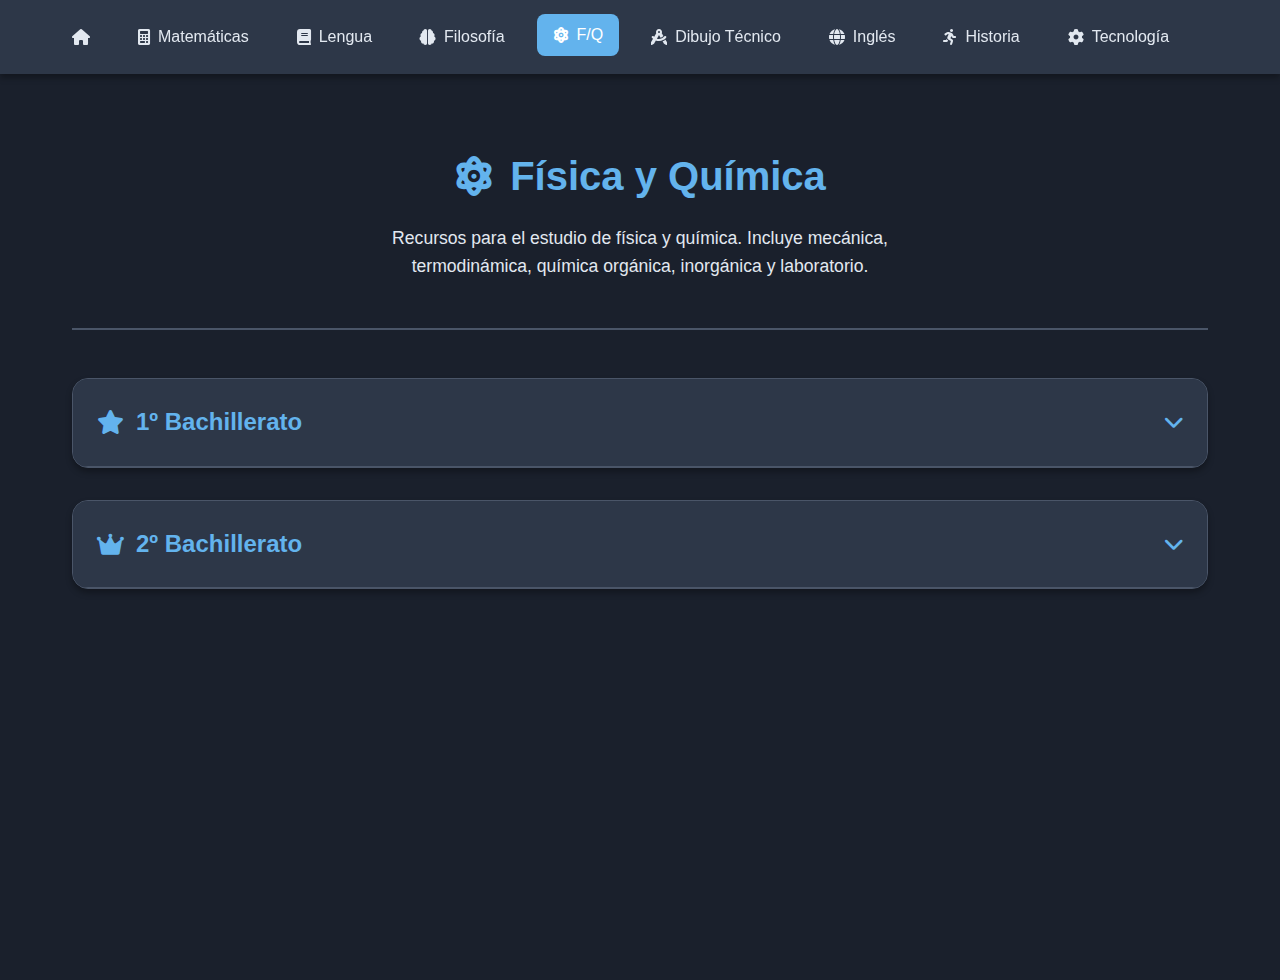
<file: fisica-quimica.html>
<!DOCTYPE html>
<html lang="es">
<head>
    <meta charset="UTF-8">
    <meta name="viewport" content="width=device-width, initial-scale=1.0">
    <title>Física y Química - Apuntes de Bachillerato</title>
    <link rel="stylesheet" href="styles.css">
    <link href="https://cdnjs.cloudflare.com/ajax/libs/font-awesome/6.0.0/css/all.min.css" rel="stylesheet">
</head>
<body>
    <nav class="navbar">
        <div class="nav-container">
            
            <div class="nav-menu" id="nav-menu">
                <a href="index.html" class="nav-link">
                    <i class="fas fa-home"></i> 
                </a>
                <a href="mates.html" class="nav-link">
                    <i class="fas fa-calculator"></i> Matemáticas
                </a>
                <a href="lengua.html" class="nav-link">
                    <i class="fas fa-book"></i> Lengua
                </a>
                <a href="filosofia.html" class="nav-link">
                    <i class="fas fa-brain"></i> Filosofía
                </a>
                <a href="fisica-quimica.html" class="nav-link active">
                    <i class="fas fa-atom"></i> F/Q
                </a>
                <a href="dibujo-tecnico.html" class="nav-link">
                    <i class="fas fa-drafting-compass"></i> Dibujo Técnico
                </a>
                <a href="ingles.html" class="nav-link">
                    <i class="fas fa-globe"></i> Inglés
                </a>
                <a href="educacion-fisica.html" class="nav-link">
                    <i class="fas fa-running"></i> Historia
                </a>
                <a href="tecnologia.html" class="nav-link">
                    <i class="fas fa-cog"></i> Tecnología
                </a>
            </div>
            <div class="hamburger" id="hamburger">
                <span class="bar"></span>
                <span class="bar"></span>
                <span class="bar"></span>
            </div>
        </div>
    </nav>

    <main class="main-content">
       

        <div class="subject-header">
            <h1 class="subject-title">
                <i class="fas fa-atom"></i>
                Física y Química
            </h1>
            <p class="subject-description">
                Recursos para el estudio de física y química. Incluye mecánica, termodinámica, 
                química orgánica, inorgánica y laboratorio.
            </p>
        </div>

        <!-- 1º Bachillerato -->
        <div class="year-section">
            <div class="year-header">
                <h2 class="year-title">
                    <i class="fas fa-star"></i>
                    1º Bachillerato
                </h2>
                <i class="fas fa-chevron-down year-toggle"></i>
            </div>
            <div class="year-content">
                <div class="topics-container">
                    <div class="topic-card">
                        <div class="topic-header">
                            <h3 class="topic-title">Tema 1 - Cinemática</h3>
                            <i class="fas fa-chevron-down topic-toggle"></i>
                        </div>
                        <div class="topic-content">
                            <div class="empty-state">
                                <i class="fas fa-folder-open"></i>
                                <h3>Recursos pendientes</h3>
                                <p>Los recursos para este tema se añadirán próximamente</p>
                            </div>
                        </div>
                    </div>

                    <div class="topic-card">
                        <div class="topic-header">
                            <h3 class="topic-title">Tema 2 - Dinámica</h3>
                            <i class="fas fa-chevron-down topic-toggle"></i>
                        </div>
                        <div class="topic-content">
                            <div class="empty-state">
                                <i class="fas fa-folder-open"></i>
                                <h3>Recursos pendientes</h3>
                                <p>Los recursos para este tema se añadirán próximamente</p>
                            </div>
                        </div>
                    </div>

                    <div class="topic-card">
                        <div class="topic-header">
                            <h3 class="topic-title">Tema 3 - Trabajo y Energía</h3>
                            <i class="fas fa-chevron-down topic-toggle"></i>
                        </div>
                        <div class="topic-content">
                            <div class="empty-state">
                                <i class="fas fa-folder-open"></i>
                                <h3>Recursos pendientes</h3>
                                <p>Los recursos para este tema se añadirán próximamente</p>
                            </div>
                        </div>
                    </div>

                    <div class="topic-card">
                        <div class="topic-header">
                            <h3 class="topic-title">Tema 4 - Estructura Atómica</h3>
                            <i class="fas fa-chevron-down topic-toggle"></i>
                        </div>
                        <div class="topic-content">
                            <div class="empty-state">
                                <i class="fas fa-folder-open"></i>
                                <h3>Recursos pendientes</h3>
                                <p>Los recursos para este tema se añadirán próximamente</p>
                            </div>
                        </div>
                    </div>

                    <div class="topic-card">
                        <div class="topic-header">
                            <h3 class="topic-title">Tema 5 - Enlace Químico</h3>
                            <i class="fas fa-chevron-down topic-toggle"></i>
                        </div>
                        <div class="topic-content">
                            <div class="empty-state">
                                <i class="fas fa-folder-open"></i>
                                <h3>Recursos pendientes</h3>
                                <p>Los recursos para este tema se añadirán próximamente</p>
                            </div>
                        </div>
                    </div>

                    <div class="topic-card">
                        <div class="topic-header">
                            <h3 class="topic-title">Tema 6 - Reacciones Químicas</h3>
                            <i class="fas fa-chevron-down topic-toggle"></i>
                        </div>
                        <div class="topic-content">
                            <div class="empty-state">
                                <i class="fas fa-folder-open"></i>
                                <h3>Recursos pendientes</h3>
                                <p>Los recursos para este tema se añadirán próximamente</p>
                            </div>
                        </div>
                    </div>
                </div>
            </div>
        </div>

        <!-- 2º Bachillerato -->
        <div class="year-section">
            <div class="year-header">
                <h2 class="year-title">
                    <i class="fas fa-crown"></i>
                    2º Bachillerato
                </h2>
                <i class="fas fa-chevron-down year-toggle"></i>
            </div>
            <div class="year-content">
                <div class="topics-container">
                    <div class="topic-card">
                        <div class="topic-header">
                            <h3 class="topic-title">Tema 1 - Mecánica Clásica</h3>
                            <i class="fas fa-chevron-down topic-toggle"></i>
                        </div>
                        <div class="topic-content">
                            <div class="empty-state">
                                <i class="fas fa-folder-open"></i>
                                <h3>Recursos pendientes</h3>
                                <p>Los recursos para este tema se añadirán próximamente</p>
                            </div>
                        </div>
                    </div>

                    <div class="topic-card">
                        <div class="topic-header">
                            <h3 class="topic-title">Tema 2 - Electromagnetismo</h3>
                            <i class="fas fa-chevron-down topic-toggle"></i>
                        </div>
                        <div class="topic-content">
                            <div class="empty-state">
                                <i class="fas fa-folder-open"></i>
                                <h3>Recursos pendientes</h3>
                                <p>Los recursos para este tema se añadirán próximamente</p>
                            </div>
                        </div>
                    </div>

                    <div class="topic-card">
                        <div class="topic-header">
                            <h3 class="topic-title">Tema 3 - Física Moderna</h3>
                            <i class="fas fa-chevron-down topic-toggle"></i>
                        </div>
                        <div class="topic-content">
                            <div class="empty-state">
                                <i class="fas fa-folder-open"></i>
                                <h3>Recursos pendientes</h3>
                                <p>Los recursos para este tema se añadirán próximamente</p>
                            </div>
                        </div>
                    </div>

                    <div class="topic-card">
                        <div class="topic-header">
                            <h3 class="topic-title">Tema 4 - Termodinámica</h3>
                            <i class="fas fa-chevron-down topic-toggle"></i>
                        </div>
                        <div class="topic-content">
                            <div class="resource-grid">
                                <a href="https://www.quimitube.com/ejercicios-resueltos-de-termodinamica/" class="resource-item" target="_blank" rel="noopener noreferrer">
                                    <i class="fas fa-external-link-alt resource-icon"></i>
                                    <div class="resource-info">
                                        <h4>Ejercicios de termodinámica</h4>
                                        <p>Blog con ejercicios resueltos</p>
                                    </div>
                                </a> </div>
                        </div>
                    </div>

                    <div class="topic-card">
                        <div class="topic-header">
                            <h3 class="topic-title">Tema 5 - Química Orgánica</h3>
                            <i class="fas fa-chevron-down topic-toggle"></i>
                        </div>
                        <div class="topic-content">
                            <div class="empty-state">
                                <i class="fas fa-folder-open"></i>
                                <h3>Recursos pendientes</h3>
                                <p>Los recursos para este tema se añadirán próximamente</p>
                            </div>
                        </div>
                    </div>

                    <div class="topic-card">
                        <div class="topic-header">
                            <h3 class="topic-title">Tema 6 - Equilibrio Químico</h3>
                            <i class="fas fa-chevron-down topic-toggle"></i>
                        </div>
                        <div class="topic-content">
                            <div class="empty-state">
                                <i class="fas fa-folder-open"></i>
                                <h3>Recursos pendientes</h3>
                                <p>Los recursos para este tema se añadirán próximamente</p>
                            </div>
                        </div>
                    </div>
                </div>
            </div>
        </div>
    </main>

    <script src="script.js"></script>
</body>
</html>
</file>
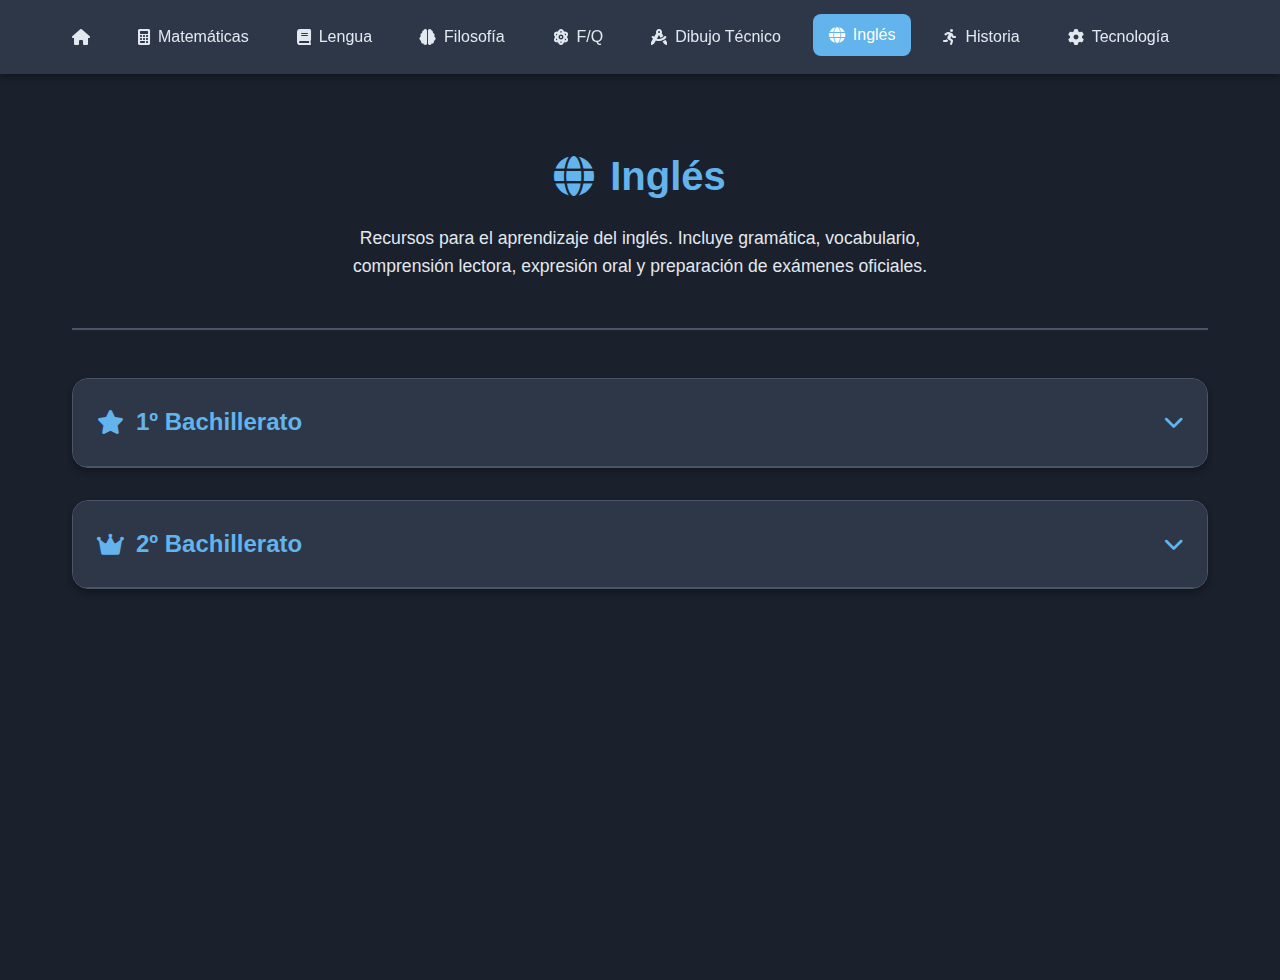
<file: ingles.html>
<!DOCTYPE html>
<html lang="es">
<head>
    <meta charset="UTF-8">
    <meta name="viewport" content="width=device-width, initial-scale=1.0">
    <title>Inglés - Apuntes de Bachillerato</title>
    <link rel="stylesheet" href="styles.css">
    <link href="https://cdnjs.cloudflare.com/ajax/libs/font-awesome/6.0.0/css/all.min.css" rel="stylesheet">
</head>
<body>
    <nav class="navbar">
        <div class="nav-container">
          
            <div class="nav-menu" id="nav-menu">
                <a href="index.html" class="nav-link">
                    <i class="fas fa-home"></i> 
                </a>
                <a href="mates.html" class="nav-link">
                    <i class="fas fa-calculator"></i> Matemáticas
                </a>
                <a href="lengua.html" class="nav-link">
                    <i class="fas fa-book"></i> Lengua
                </a>
                <a href="filosofia.html" class="nav-link">
                    <i class="fas fa-brain"></i> Filosofía
                </a>
                <a href="fisica-quimica.html" class="nav-link">
                    <i class="fas fa-atom"></i> F/Q
                </a>
                <a href="dibujo-tecnico.html" class="nav-link">
                    <i class="fas fa-drafting-compass"></i> Dibujo Técnico
                </a>
                <a href="ingles.html" class="nav-link active">
                    <i class="fas fa-globe"></i> Inglés
                </a>
                <a href="educacion-fisica.html" class="nav-link">
                    <i class="fas fa-running"></i> Historia
                </a>
                <a href="tecnologia.html" class="nav-link">
                    <i class="fas fa-cog"></i> Tecnología
                </a>
            </div>
            <div class="hamburger" id="hamburger">
                <span class="bar"></span>
                <span class="bar"></span>
                <span class="bar"></span>
            </div>
        </div>
    </nav>

    <main class="main-content">
     
        <div class="subject-header">
            <h1 class="subject-title">
                <i class="fas fa-globe"></i>
                Inglés
            </h1>
            <p class="subject-description">
                Recursos para el aprendizaje del inglés. Incluye gramática, vocabulario, 
                comprensión lectora, expresión oral y preparación de exámenes oficiales.
            </p>
        </div>

        <!-- 1º Bachillerato -->
        <div class="year-section">
            <div class="year-header">
                <h2 class="year-title">
                    <i class="fas fa-star"></i>
                    1º Bachillerato
                </h2>
                <i class="fas fa-chevron-down year-toggle"></i>
            </div>
            <div class="year-content">
                <div class="topics-container">
                    <div class="topic-card">
                        <div class="topic-header">
                            <h3 class="topic-title">Tema 1 - Present and Past Tenses</h3>
                            <i class="fas fa-chevron-down topic-toggle"></i>
                        </div>
                        <div class="topic-content">
                            <div class="empty-state">
                                <i class="fas fa-folder-open"></i>
                                <h3>Recursos pendientes</h3>
                                <p>Los recursos para este tema se añadirán próximamente</p>
                            </div>
                        </div>
                    </div>

                    <div class="topic-card">
                        <div class="topic-header">
                            <h3 class="topic-title">Tema 2 - Modal Verbs</h3>
                            <i class="fas fa-chevron-down topic-toggle"></i>
                        </div>
                        <div class="topic-content">
                            <div class="empty-state">
                                <i class="fas fa-folder-open"></i>
                                <h3>Recursos pendientes</h3>
                                <p>Los recursos para este tema se añadirán próximamente</p>
                            </div>
                        </div>
                    </div>

                    <div class="topic-card">
                        <div class="topic-header">
                            <h3 class="topic-title">Tema 3 - Vocabulary Building</h3>
                            <i class="fas fa-chevron-down topic-toggle"></i>
                        </div>
                        <div class="topic-content">
                            <div class="empty-state">
                                <i class="fas fa-folder-open"></i>
                                <h3>Recursos pendientes</h3>
                                <p>Los recursos para este tema se añadirán próximamente</p>
                            </div>
                        </div>
                    </div>

                    <div class="topic-card">
                        <div class="topic-header">
                            <h3 class="topic-title">Tema 4 - Reading Comprehension</h3>
                            <i class="fas fa-chevron-down topic-toggle"></i>
                        </div>
                        <div class="topic-content">
                            <div class="empty-state">
                                <i class="fas fa-folder-open"></i>
                                <h3>Recursos pendientes</h3>
                                <p>Los recursos para este tema se añadirán próximamente</p>
                            </div>
                        </div>
                    </div>

                    <div class="topic-card">
                        <div class="topic-header">
                            <h3 class="topic-title">Tema 5 - Writing Skills</h3>
                            <i class="fas fa-chevron-down topic-toggle"></i>
                        </div>
                        <div class="topic-content">
                            <div class="empty-state">
                                <i class="fas fa-folder-open"></i>
                                <h3>Recursos pendientes</h3>
                                <p>Los recursos para este tema se añadirán próximamente</p>
                            </div>
                        </div>
                    </div>

                    <div class="topic-card">
                        <div class="topic-header">
                            <h3 class="topic-title">Tema 6 - Literature and Culture</h3>
                            <i class="fas fa-chevron-down topic-toggle"></i>
                        </div>
                        <div class="topic-content">
                            <div class="empty-state">
                                <i class="fas fa-folder-open"></i>
                                <h3>Recursos pendientes</h3>
                                <p>Los recursos para este tema se añadirán próximamente</p>
                            </div>
                        </div>
                    </div>
                </div>
            </div>
        </div>

        <!-- 2º Bachillerato -->
        <div class="year-section">
            <div class="year-header">
                <h2 class="year-title">
                    <i class="fas fa-crown"></i>
                    2º Bachillerato
                </h2>
                <i class="fas fa-chevron-down year-toggle"></i>
            </div>
            <div class="year-content">
                <div class="topics-container">
                    <div class="topic-card">
                        <div class="topic-header">
                            <h3 class="topic-title">Tema 1 - Advanced Grammar</h3>
                            <i class="fas fa-chevron-down topic-toggle"></i>
                        </div>
                        <div class="topic-content">
                            <div class="empty-state">
                                <i class="fas fa-folder-open"></i>
                                <h3>Recursos pendientes</h3>
                                <p>Los recursos para este tema se añadirán próximamente</p>
                            </div>
                        </div>
                    </div>

                    <div class="topic-card">
                        <div class="topic-header">
                            <h3 class="topic-title">Tema 2 - Text Analysis</h3>
                            <i class="fas fa-chevron-down topic-toggle"></i>
                        </div>
                        <div class="topic-content">
                            <div class="empty-state">
                                <i class="fas fa-folder-open"></i>
                                <h3>Recursos pendientes</h3>
                                <p>Los recursos para este tema se añadirán próximamente</p>
                            </div>
                        </div>
                    </div>

                    <div class="topic-card">
                        <div class="topic-header">
                            <h3 class="topic-title">Tema 3 - Essay Writing</h3>
                            <i class="fas fa-chevron-down topic-toggle"></i>
                        </div>
                        <div class="topic-content">
                            <div class="empty-state">
                                <i class="fas fa-folder-open"></i>
                                <h3>Recursos pendientes</h3>
                                <p>Los recursos para este tema se añadirán próximamente</p>
                            </div>
                        </div>
                    </div>

                    <div class="topic-card">
                        <div class="topic-header">
                            <h3 class="topic-title">Tema 4 - Speaking & Listening</h3>
                            <i class="fas fa-chevron-down topic-toggle"></i>
                        </div>
                        <div class="topic-content">
                            <div class="empty-state">
                                <i class="fas fa-folder-open"></i>
                                <h3>Recursos pendientes</h3>
                                <p>Los recursos para este tema se añadirán próximamente</p>
                            </div>
                        </div>
                    </div>

                    <div class="topic-card">
                        <div class="topic-header">
                            <h3 class="topic-title">Tema 5 - British and American Literature</h3>
                            <i class="fas fa-chevron-down topic-toggle"></i>
                        </div>
                        <div class="topic-content">
                            <div class="empty-state">
                                <i class="fas fa-folder-open"></i>
                                <h3>Recursos pendientes</h3>
                                <p>Los recursos para este tema se añadirán próximamente</p>
                            </div>
                        </div>
                    </div>

                    <div class="topic-card">
                        <div class="topic-header">
                            <h3 class="topic-title">Tema 6 - Exam Preparation (PAU/EBAU)</h3>
                            <i class="fas fa-chevron-down topic-toggle"></i>
                        </div>
                        <div class="topic-content">
                            <div class="empty-state">
                                <i class="fas fa-folder-open"></i>
                                <h3>Recursos pendientes</h3>
                                <p>Los recursos para este tema se añadirán próximamente</p>
                            </div>
                        </div>
                    </div>
                </div>
            </div>
        </div>
    </main>

    <script src="script.js"></script>
</body>
</html>
</file>
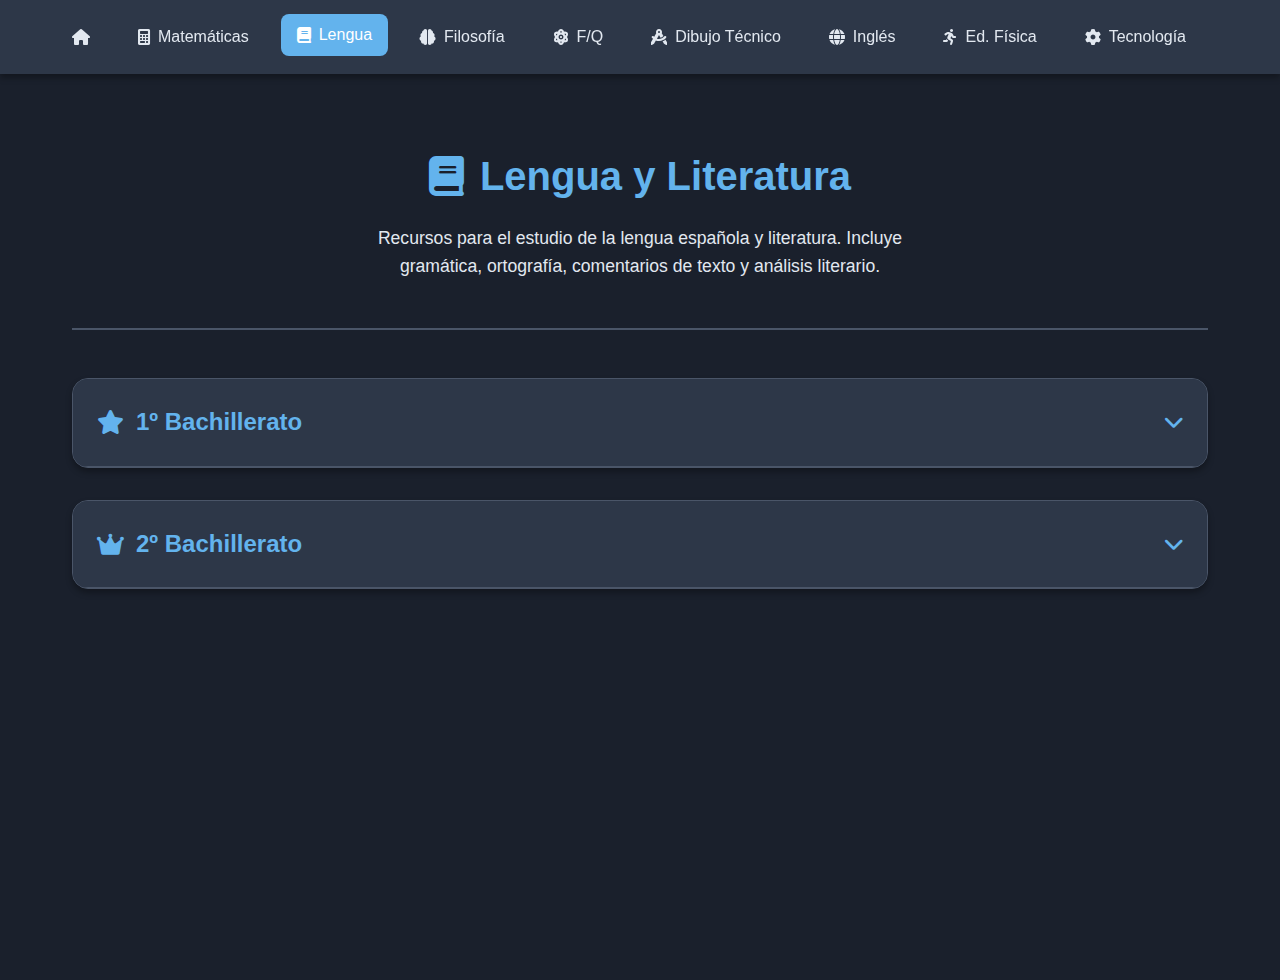
<file: lengua.html>
<!DOCTYPE html>
<html lang="es">
<head>
    <meta charset="UTF-8">
    <meta name="viewport" content="width=device-width, initial-scale=1.0">
    <title>Lengua y Literatura - Apuntes de Bachillerato</title>
    <link rel="stylesheet" href="styles.css">
    <link href="https://cdnjs.cloudflare.com/ajax/libs/font-awesome/6.0.0/css/all.min.css" rel="stylesheet">
</head>
<body>
    <nav class="navbar">
        <div class="nav-container">
            
            <div class="nav-menu" id="nav-menu">
                <a href="index.html" class="nav-link">
                    <i class="fas fa-home"></i> 
                </a>
                <a href="mates.html" class="nav-link">
                    <i class="fas fa-calculator"></i> Matemáticas
                </a>
                <a href="lengua.html" class="nav-link active">
                    <i class="fas fa-book"></i> Lengua
                </a>
                <a href="filosofia.html" class="nav-link">
                    <i class="fas fa-brain"></i> Filosofía
                </a>
                <a href="fisica-quimica.html" class="nav-link">
                    <i class="fas fa-atom"></i> F/Q
                </a>
                <a href="dibujo-tecnico.html" class="nav-link">
                    <i class="fas fa-drafting-compass"></i> Dibujo Técnico
                </a>
                <a href="ingles.html" class="nav-link">
                    <i class="fas fa-globe"></i> Inglés
                </a>
                <a href="educacion-fisica.html" class="nav-link">
                    <i class="fas fa-running"></i> Ed. Física
                </a>
                <a href="tecnologia.html" class="nav-link">
                    <i class="fas fa-cog"></i> Tecnología
                </a>
            </div>
            <div class="hamburger" id="hamburger">
                <span class="bar"></span>
                <span class="bar"></span>
                <span class="bar"></span>
            </div>
        </div>
    </nav>

    <main class="main-content">
       

        <div class="subject-header">
            <h1 class="subject-title">
                <i class="fas fa-book"></i>
                Lengua y Literatura
            </h1>
            <p class="subject-description">
                Recursos para el estudio de la lengua española y literatura. 
                Incluye gramática, ortografía, comentarios de texto y análisis literario.
            </p>
        </div>

        <!-- 1º Bachillerato -->
        <div class="year-section">
            <div class="year-header">
                <h2 class="year-title">
                    <i class="fas fa-star"></i>
                    1º Bachillerato
                </h2>
                <i class="fas fa-chevron-down year-toggle"></i>
            </div>
            <div class="year-content">
                <div class="topics-container">
                    <div class="topic-card">
                        <div class="topic-header">
                            <h3 class="topic-title">Tema 1 - Comunicación y Lengua</h3>
                            <i class="fas fa-chevron-down topic-toggle"></i>
                        </div>
                        <div class="topic-content">
                            <div class="empty-state">
                                <i class="fas fa-folder-open"></i>
                                <h3>Recursos pendientes</h3>
                                <p>Los recursos para este tema se añadirán próximamente</p>
                            </div>
                        </div>
                    </div>

                    <div class="topic-card">
                        <div class="topic-header">
                            <h3 class="topic-title">Tema 2 - Literatura Medieval</h3>
                            <i class="fas fa-chevron-down topic-toggle"></i>
                        </div>
                        <div class="topic-content">
                            <div class="empty-state">
                                <i class="fas fa-folder-open"></i>
                                <h3>Recursos pendientes</h3>
                                <p>Los recursos para este tema se añadirán próximamente</p>
                            </div>
                        </div>
                    </div>

                    <div class="topic-card">
                        <div class="topic-header">
                            <h3 class="topic-title">Tema 3 - Siglo de Oro</h3>
                            <i class="fas fa-chevron-down topic-toggle"></i>
                        </div>
                        <div class="topic-content">
                            <div class="empty-state">
                                <i class="fas fa-folder-open"></i>
                                <h3>Recursos pendientes</h3>
                                <p>Los recursos para este tema se añadirán próximamente</p>
                            </div>
                        </div>
                    </div>

                    <div class="topic-card">
                        <div class="topic-header">
                            <h3 class="topic-title">Tema 4 - Literatura del S.XVIII</h3>
                            <i class="fas fa-chevron-down topic-toggle"></i>
                        </div>
                        <div class="topic-content">
                            <div class="empty-state">
                                <i class="fas fa-folder-open"></i>
                                <h3>Recursos pendientes</h3>
                                <p>Los recursos para este tema se añadirán próximamente</p>
                            </div>
                        </div>
                    </div>

                    <div class="topic-card">
                        <div class="topic-header">
                            <h3 class="topic-title">Tema 5 - Romanticismo</h3>
                            <i class="fas fa-chevron-down topic-toggle"></i>
                        </div>
                        <div class="topic-content">
                            <div class="empty-state">
                                <i class="fas fa-folder-open"></i>
                                <h3>Recursos pendientes</h3>
                                <p>Los recursos para este tema se añadirán próximamente</p>
                            </div>
                        </div>
                    </div>

                    <div class="topic-card">
                        <div class="topic-header">
                            <h3 class="topic-title">Tema 6 - Realismo y Naturalismo</h3>
                            <i class="fas fa-chevron-down topic-toggle"></i>
                        </div>
                        <div class="topic-content">
                            <div class="empty-state">
                                <i class="fas fa-folder-open"></i>
                                <h3>Recursos pendientes</h3>
                                <p>Los recursos para este tema se añadirán próximamente</p>
                            </div>
                        </div>
                    </div>
                </div>
            </div>
        </div>

        <!-- 2º Bachillerato -->
        <div class="year-section">
            <div class="year-header">
                <h2 class="year-title">
                    <i class="fas fa-crown"></i>
                    2º Bachillerato
                </h2>
                <i class="fas fa-chevron-down year-toggle"></i>
            </div>
            <div class="year-content">
                <div class="topics-container">
                    <div class="topic-card">
                        <div class="topic-header">
                            <h3 class="topic-title">Tema 1 - Gramática y Sintaxis</h3>
                            <i class="fas fa-chevron-down topic-toggle"></i>
                        </div>
                        <div class="topic-content">
                            <div class="empty-state">
                                <i class="fas fa-folder-open"></i>
                                <h3>Recursos pendientes</h3>
                                <p>Los recursos para este tema se añadirán próximamente</p>
                            </div>
                        </div>
                    </div>

                    <div class="topic-card">
                        <div class="topic-header">
                            <h3 class="topic-title">Tema 2 - Modernismo y Generación del 98</h3>
                            <i class="fas fa-chevron-down topic-toggle"></i>
                        </div>
                        <div class="topic-content">
                            <div class="empty-state">
                                <i class="fas fa-folder-open"></i>
                                <h3>Recursos pendientes</h3>
                                <p>Los recursos para este tema se añadirán próximamente</p>
                            </div>
                        </div>
                    </div>

                    <div class="topic-card">
                        <div class="topic-header">
                            <h3 class="topic-title">Tema 3 - Generación del 27</h3>
                            <i class="fas fa-chevron-down topic-toggle"></i>
                        </div>
                        <div class="topic-content">
                            <div class="empty-state">
                                <i class="fas fa-folder-open"></i>
                                <h3>Recursos pendientes</h3>
                                <p>Los recursos para este tema se añadirán próximamente</p>
                            </div>
                        </div>
                    </div>

                    <div class="topic-card">
                        <div class="topic-header">
                            <h3 class="topic-title">Tema 4 - Teatro y Novela del S.XX</h3>
                            <i class="fas fa-chevron-down topic-toggle"></i>
                        </div>
                        <div class="topic-content">
                            <div class="empty-state">
                                <i class="fas fa-folder-open"></i>
                                <h3>Recursos pendientes</h3>
                                <p>Los recursos para este tema se añadirán próximamente</p>
                            </div>
                        </div>
                    </div>

                    <div class="topic-card">
                        <div class="topic-header">
                            <h3 class="topic-title">Tema 5 - Literatura Contemporánea</h3>
                            <i class="fas fa-chevron-down topic-toggle"></i>
                        </div>
                        <div class="topic-content">
                            <div class="empty-state">
                                <i class="fas fa-folder-open"></i>
                                <h3>Recursos pendientes</h3>
                                <p>Los recursos para este tema se añadirán próximamente</p>
                            </div>
                        </div>
                    </div>

                    <div class="topic-card">
                        <div class="topic-header">
                            <h3 class="topic-title">Tema 6 - Comentario de Texto</h3>
                            <i class="fas fa-chevron-down topic-toggle"></i>
                        </div>
                        <div class="topic-content">
                            <div class="empty-state">
                                <i class="fas fa-folder-open"></i>
                                <h3>Recursos pendientes</h3>
                                <p>Los recursos para este tema se añadirán próximamente</p>
                            </div>
                        </div>
                    </div>
                </div>
            </div>
        </div>
    </main>

    <script src="script.js"></script>
</body>
</html>
</file>
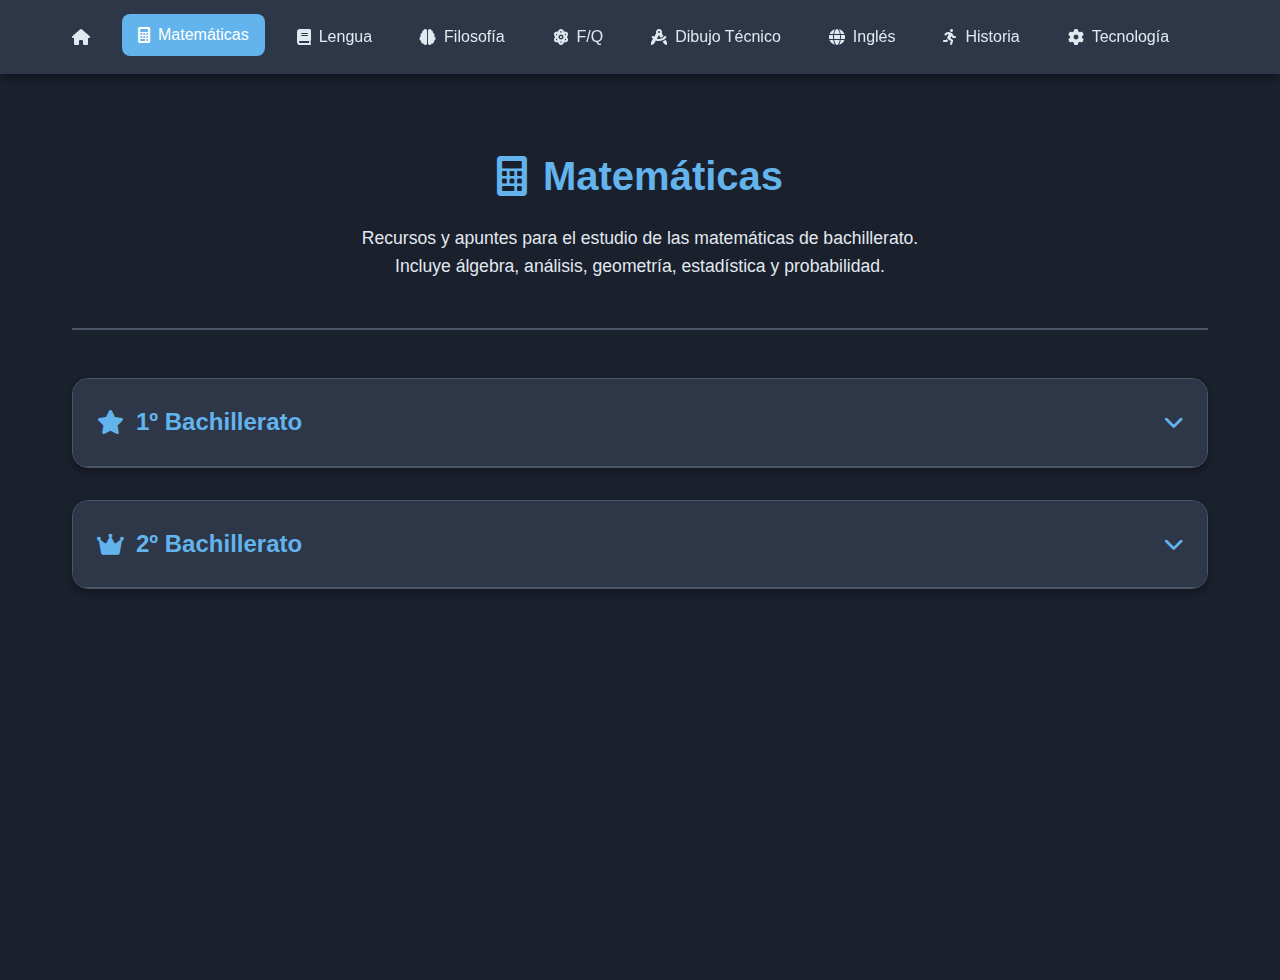
<file: mates.html>
<!DOCTYPE html>
<html lang="es">
<head>
    <meta charset="UTF-8">
    <meta name="viewport" content="width=device-width, initial-scale=1.0">
    <title>Matemáticas - Apuntes de Bachillerato</title>
    <link rel="stylesheet" href="styles.css">
    <link href="https://cdnjs.cloudflare.com/ajax/libs/font-awesome/6.0.0/css/all.min.css" rel="stylesheet">
</head>
<body>
    <nav class="navbar">
        <div class="nav-container">
           
            <div class="nav-menu" id="nav-menu">
                <a href="index.html" class="nav-link">
                    <i class="fas fa-home"></i> 
                </a>
                <a href="mates.html" class="nav-link active">
                    <i class="fas fa-calculator"></i> Matemáticas
                </a>
                <a href="lengua.html" class="nav-link">
                    <i class="fas fa-book"></i> Lengua
                </a>
                <a href="filosofia.html" class="nav-link">
                    <i class="fas fa-brain"></i> Filosofía
                </a>
                <a href="fisica-quimica.html" class="nav-link">
                    <i class="fas fa-atom"></i> F/Q
                </a>
                <a href="dibujo-tecnico.html" class="nav-link">
                    <i class="fas fa-drafting-compass"></i> Dibujo Técnico
                </a>
                <a href="ingles.html" class="nav-link">
                    <i class="fas fa-globe"></i> Inglés
                </a>
                <a href="educacion-fisica.html" class="nav-link">
                    <i class="fas fa-running"></i> Historia
                </a>
                <a href="tecnologia.html" class="nav-link">
                    <i class="fas fa-cog"></i> Tecnología
                </a>
            </div>
            <div class="hamburger" id="hamburger">
                <span class="bar"></span>
                <span class="bar"></span>
                <span class="bar"></span>
            </div>
        </div>
    </nav>

    <main class="main-content">
       

        <div class="subject-header">
            <h1 class="subject-title">
                <i class="fas fa-calculator"></i>
                Matemáticas
            </h1>
            <p class="subject-description">
                Recursos y apuntes para el estudio de las matemáticas de bachillerato. 
                Incluye álgebra, análisis, geometría, estadística y probabilidad.
            </p>
        </div>

        <!-- 1º Bachillerato -->
        <div class="year-section">
            <div class="year-header">
                <h2 class="year-title">
                    <i class="fas fa-star"></i>
                    1º Bachillerato
                </h2>
                <i class="fas fa-chevron-down year-toggle"></i>
            </div>
            <div class="year-content">
                <div class="topics-container">
                    <div class="topic-card">
                        <div class="topic-header">
                            <h3 class="topic-title">Tema 1 - Funciones</h3>
                            <i class="fas fa-chevron-down topic-toggle"></i>
                        </div>
                        <div class="topic-content">
                            <div class="resource-item">
                                <i class="fas fa-file-pdf"></i>
                                <h3>Apuntes Variado Irene</h3>
                                <a href="recursos/primero/mates/Calculo.pdf" target="_blank" class="btn-download">
                                <i class="fas fa-download"></i> Descargar
                               </a>
                             </div>
                        </div>
                    </div>

                    <div class="topic-card">
                        <div class="topic-header">
                            <h3 class="topic-title">Tema 2 - Álgebra y Ecuaciones</h3>
                            <i class="fas fa-chevron-down topic-toggle"></i>
                        </div>
                        <div class="topic-content">
                            <div class="resource-grid">
                                <!-- Ejemplo de recursos -->
                                <a href="#" class="resource-item">
                                    <i class="fas fa-file-pdf resource-icon"></i>
                                    <div class="resource-info">
                                        <h4>Apuntes de Álgebra</h4>
                                        <p>Documento PDF con teoría y ejercicios</p>
                                    </div>
                                </a>
                                
                                <a href="#" class="resource-item">
                                    <i class="fas fa-play-circle resource-icon"></i>
                                    <div class="resource-info">
                                        <h4>Video explicativo - Ecuaciones</h4>
                                        <p>Tutorial en YouTube sobre resolución de ecuaciones</p>
                                    </div>
                                </a>
                            </div>
                        </div>
                    </div>

                    <div class="topic-card">
                        <div class="topic-header">
                            <h3 class="topic-title">Tema 3 - Funciones</h3>
                            <i class="fas fa-chevron-down topic-toggle"></i>
                        </div>
                        <div class="topic-content">
                            <div class="empty-state">
                                <i class="fas fa-folder-open"></i>
                                <h3>Recursos pendientes</h3>
                                <p>Los recursos para este tema se añadirán próximamente</p>
                            </div>
                        </div>
                    </div>

                    <div class="topic-card">
                        <div class="topic-header">
                            <h3 class="topic-title">Tema 4 - Trigonometría</h3>
                            <i class="fas fa-chevron-down topic-toggle"></i>
                        </div>
                        <div class="topic-content">
                            <div class="empty-state">
                                <i class="fas fa-folder-open"></i>
                                <h3>Recursos pendientes</h3>
                                <p>Los recursos para este tema se añadirán próximamente</p>
                            </div>
                        </div>
                    </div>

                    <div class="topic-card">
                        <div class="topic-header">
                            <h3 class="topic-title">Tema 5 - Geometría Analítica</h3>
                            <i class="fas fa-chevron-down topic-toggle"></i>
                        </div>
                        <div class="topic-content">
                            <div class="empty-state">
                                <i class="fas fa-folder-open"></i>
                                <h3>Recursos pendientes</h3>
                                <p>Los recursos para este tema se añadirán próximamente</p>
                            </div>
                        </div>
                    </div>

                    <div class="topic-card">
                        <div class="topic-header">
                            <h3 class="topic-title">Tema 6 - Estadística Descriptiva</h3>
                            <i class="fas fa-chevron-down topic-toggle"></i>
                        </div>
                        <div class="topic-content">
                            <div class="empty-state">
                                <i class="fas fa-folder-open"></i>
                                <h3>Recursos pendientes</h3>
                                <p>Los recursos para este tema se añadirán próximamente</p>
                            </div>
                        </div>
                    </div>
                </div>
            </div>
        </div>

        <!-- 2º Bachillerato -->
        <div class="year-section">
            <div class="year-header">
                <h2 class="year-title">
                    <i class="fas fa-crown"></i>
                    2º Bachillerato
                </h2>
                <i class="fas fa-chevron-down year-toggle"></i>
            </div>
            <div class="year-content">
                <div class="topics-container">
                    <div class="topic-card">
                        <div class="topic-header">
                            <h3 class="topic-title">Tema 1 - Límites y Continuidad</h3>
                            <i class="fas fa-chevron-down topic-toggle"></i>
                        </div>
                        <div class="topic-content">
                            <div class="empty-state">
                                <i class="fas fa-folder-open"></i>
                                <h3>Recursos pendientes</h3>
                                <p>Los recursos para este tema se añadirán próximamente</p>
                            </div>
                        </div>
                    </div>

                    <div class="topic-card">
                        <div class="topic-header">
                            <h3 class="topic-title">Tema 2 - Derivadas</h3>
                            <i class="fas fa-chevron-down topic-toggle"></i>
                        </div>
                        <div class="topic-content">
                            <div class="empty-state">
                                <i class="fas fa-folder-open"></i>
                                <h3>Recursos pendientes</h3>
                                <p>Los recursos para este tema se añadirán próximamente</p>
                            </div>
                        </div>
                    </div>

                    <div class="topic-card">
                        <div class="topic-header">
                            <h3 class="topic-title">Tema 3 - Aplicaciones de las Derivadas</h3>
                            <i class="fas fa-chevron-down topic-toggle"></i>
                        </div>
                        <div class="topic-content">
                            <div class="empty-state">
                                <i class="fas fa-folder-open"></i>
                                <h3>Recursos pendientes</h3>
                                <p>Los recursos para este tema se añadirán próximamente</p>
                            </div>
                        </div>
                    </div>

                    <div class="topic-card">
                        <div class="topic-header">
                            <h3 class="topic-title">Tema 4 - Integrales</h3>
                            <i class="fas fa-chevron-down topic-toggle"></i>
                        </div>
                        <div class="topic-content">
                            <div class="empty-state">
                                <i class="fas fa-folder-open"></i>
                                <h3>Recursos pendientes</h3>
                                <p>Los recursos para este tema se añadirán próximamente</p>
                            </div>
                        </div>
                    </div>

                    <div class="topic-card">
                        <div class="topic-header">
                            <h3 class="topic-title">Tema 5 - Álgebra Lineal</h3>
                            <i class="fas fa-chevron-down topic-toggle"></i>
                        </div>
                        <div class="topic-content">
                            <div class="empty-state">
                                <i class="fas fa-folder-open"></i>
                                <h3>Recursos pendientes</h3>
                                <p>Los recursos para este tema se añadirán próximamente</p>
                            </div>
                        </div>
                    </div>

                    <div class="topic-card">
                        <div class="topic-header">
                            <h3 class="topic-title">Tema 6 - Probabilidad</h3>
                            <i class="fas fa-chevron-down topic-toggle"></i>
                        </div>
                        <div class="topic-content">
                            <div class="empty-state">
                                <i class="fas fa-folder-open"></i>
                                <h3>Recursos pendientes</h3>
                                <p>Los recursos para este tema se añadirán próximamente</p>
                            </div>
                        </div>
                    </div>
                </div>
            </div>
        </div>
    </main>

    <script src="script.js"></script>
</body>
</html>
</file>
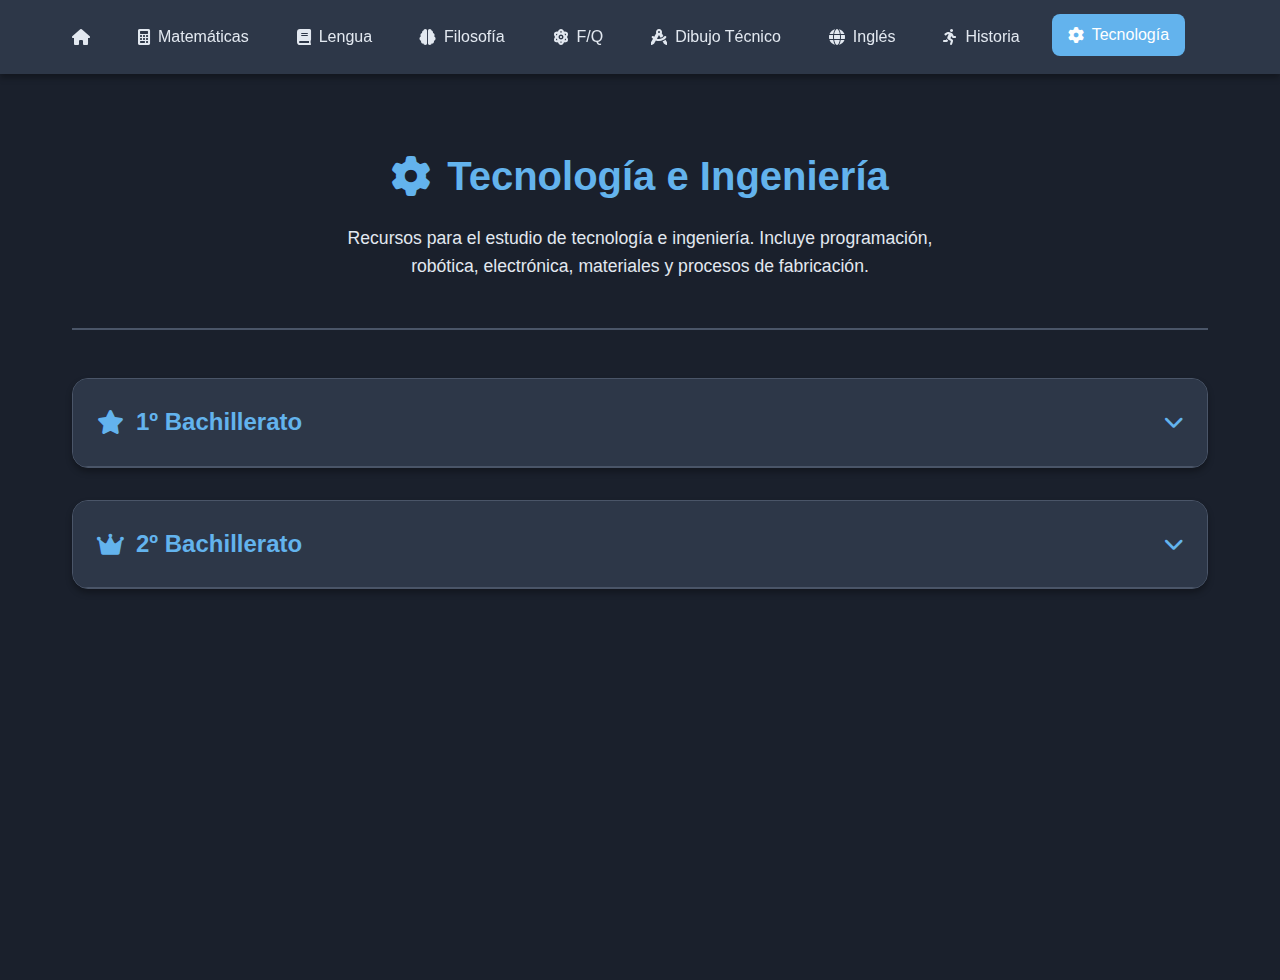
<file: tecnologia.html>
<!DOCTYPE html>
<html lang="es">
<head>
    <meta charset="UTF-8">
    <meta name="viewport" content="width=device-width, initial-scale=1.0">
    <title>Tecnología e Ingeniería - Apuntes de Bachillerato</title>
    <link rel="stylesheet" href="styles.css">
    <link href="https://cdnjs.cloudflare.com/ajax/libs/font-awesome/6.0.0/css/all.min.css" rel="stylesheet">
</head>
<body>
    <nav class="navbar">
        <div class="nav-container">
          
            <div class="nav-menu" id="nav-menu">
                <a href="index.html" class="nav-link">
                    <i class="fas fa-home"></i> 
                </a>
                <a href="mates.html" class="nav-link">
                    <i class="fas fa-calculator"></i> Matemáticas
                </a>
                <a href="lengua.html" class="nav-link">
                    <i class="fas fa-book"></i> Lengua
                </a>
                <a href="filosofia.html" class="nav-link">
                    <i class="fas fa-brain"></i> Filosofía
                </a>
                <a href="fisica-quimica.html" class="nav-link">
                    <i class="fas fa-atom"></i> F/Q
                </a>
                <a href="dibujo-tecnico.html" class="nav-link">
                    <i class="fas fa-drafting-compass"></i> Dibujo Técnico
                </a>
                <a href="ingles.html" class="nav-link">
                    <i class="fas fa-globe"></i> Inglés
                </a>
                <a href="educacion-fisica.html" class="nav-link">
                    <i class="fas fa-running"></i> Historia
                </a>
                <a href="tecnologia.html" class="nav-link active">
                    <i class="fas fa-cog"></i> Tecnología
                </a>
            </div>
            <div class="hamburger" id="hamburger">
                <span class="bar"></span>
                <span class="bar"></span>
                <span class="bar"></span>
            </div>
        </div>
    </nav>

    <main class="main-content">
      

        <div class="subject-header">
            <h1 class="subject-title">
                <i class="fas fa-cog"></i>
                Tecnología e Ingeniería
            </h1>
            <p class="subject-description">
                Recursos para el estudio de tecnología e ingeniería. Incluye programación, 
                robótica, electrónica, materiales y procesos de fabricación.
            </p>
        </div>

        <!-- 1º Bachillerato -->
        <div class="year-section">
            <div class="year-header">
                <h2 class="year-title">
                    <i class="fas fa-star"></i>
                    1º Bachillerato
                </h2>
                <i class="fas fa-chevron-down year-toggle"></i>
            </div>
            <div class="year-content">
                <div class="topics-container">
                    <div class="topic-card">
                        <div class="topic-header">
                            <h3 class="topic-title">Tema 1 - Tecnología Industrial</h3>
                            <i class="fas fa-chevron-down topic-toggle"></i>
                        </div>
                        <div class="topic-content">
                            <div class="resource-grid">
                                <a href="https://areadetecno.wordpress.com/category/1o-bachillerato/" class="resource-item" target="_blank" rel="noopener noreferrer">
                                    <i class="fas fa-external-link-alt resource-icon"></i>
                                    <div class="resource-info">
                                        <h4>Neumática e Hidráulica</h4>
                                        <p>Blog con ejercicios resueltos</p>
                                    </div>
                                </a>
                                <a href="https://sites.google.com/view/tecnologialgmbat1/tema-circuitos-neum%C3%A1ticos" class="resource-item" target="_blank" rel="noopener noreferrer">
                                    <i class="fas fa-external-link-alt resource-icon"></i>
                                    <div class="resource-info">
                                        <h4>Neumática</h4>
                                        <p>Blog con ejercicios resueltos</p>
                                    </div>
                                </a>

                                <a href="https://areadetecno.wordpress.com/category/neumatica/" class="resource-item" target="_blank" rel="noopener noreferrer">
                                    <i class="fas fa-external-link-alt resource-icon"></i>
                                    <div class="resource-info">
                                        <h4>Neumática y oleohidráulica</h4>
                                        <p>Blog con ejercicios resueltos</p>
                                    </div>
                                </a>
                            
                            </div>

                            <!-- Recursos PDF -->
                            <div class="pdf-resources-container">
                                <div class="pdf-resource">
                                    <div class="pdf-resource-header">
                                        <div class="pdf-resource-icon">
                                            <i class="fas fa-file-pdf"></i>
                                        </div>
                                        <div class="pdf-resource-info">
                                            <h3>Apuntes Neumática - Unidad Didáctica</h3>
                                            <p class="pdf-resource-description">Apuntes completos sobre neumática con conceptos fundamentales y aplicaciones prácticas.</p>
                                        </div>
                                    </div>
                                    <div class="pdf-resource-footer">
                                        <a href="recursos/primero/tecnologia/Unidad_didactica._Neumatica.pdf.1363851749..pdf" target="_blank" class="btn-download">
                                            <i class="fas fa-download"></i> Descargar PDF
                                        </a>
                                    </div>
                                </div>

                                <div class="pdf-resource">
                                    <div class="pdf-resource-header">
                                        <div class="pdf-resource-icon">
                                            <i class="fas fa-file-pdf"></i>
                                        </div>
                                        <div class="pdf-resource-info">
                                            <h3>Ejercicios Resueltos de Hidráulica</h3>
                                            <p class="pdf-resource-description">Colección de ejercicios resueltos paso a paso para dominar los conceptos hidráulicos.</p>
                                        </div>
                                    </div>
                                    <div class="pdf-resource-footer">
                                        <a href="recursos/primero/tecnologia/ejerciciosResueltosHidraulica.pdf" target="_blank" class="btn-download">
                                            <i class="fas fa-download"></i> Descargar PDF
                                        </a>
                                    </div>
                                </div>

                                <div class="pdf-resource">
                                    <div class="pdf-resource-header">
                                        <div class="pdf-resource-icon">
                                            <i class="fas fa-file-pdf"></i>
                                        </div>
                                        <div class="pdf-resource-info">
                                            <h3>Ejercicios Hidráulica - Complementarios</h3>
                                            <p class="pdf-resource-description">Ejercicios adicionales de hidráulica para reforzar el aprendizaje.</p>
                                        </div>
                                    </div>
                                    <div class="pdf-resource-footer">
                                        <a href="recursos/primero/tecnologia/ejerciciosResueltosHidraulica(1).pdf" target="_blank" class="btn-download">
                                            <i class="fas fa-download"></i> Descargar PDF
                                        </a>
                                    </div>
                                </div>

                                <div class="pdf-resource">
                                    <div class="pdf-resource-header">
                                        <div class="pdf-resource-icon">
                                            <i class="fas fa-file-pdf"></i>
                                        </div>
                                        <div class="pdf-resource-info">
                                            <h3>Ejercicios Neumática e Hidráulica LOMCE</h3>
                                            <p class="pdf-resource-description">Ejercicios adaptados al currículo LOMCE con enfoque práctico y teórico.</p>
                                        </div>
                                    </div>
                                    <div class="pdf-resource-footer">
                                        <a href="recursos/primero/tecnologia/ejercicios-neumc3a1tica-e-hidrc3a1ulica-lomce.pdf" target="_blank" class="btn-download">
                                            <i class="fas fa-download"></i> Descargar PDF
                                        </a>
                                    </div>
                                </div>

                                <div class="pdf-resource">
                                    <div class="pdf-resource-header">
                                        <div class="pdf-resource-icon">
                                            <i class="fas fa-file-pdf"></i>
                                        </div>
                                        <div class="pdf-resource-info">
                                            <h3>Circuitos Neumáticos y Oleohidráulicos - Problemas</h3>
                                            <p class="pdf-resource-description">Problemas resueltos de circuitos neumáticos y oleohidráulicos con diagramas detallados.</p>
                                        </div>
                                    </div>
                                    <div class="pdf-resource-footer">
                                        <a href="recursos/primero/tecnologia/4-Circuitos-Neumaticos-y-Oleohidraulicos-problemas.pdf" target="_blank" class="btn-download">
                                            <i class="fas fa-download"></i> Descargar PDF
                                        </a>
                                    </div>
                                </div>

                                <div class="pdf-resource">
                                    <div class="pdf-resource-header">
                                        <div class="pdf-resource-icon">
                                            <i class="fas fa-file-pdf"></i>
                                        </div>
                                        <div class="pdf-resource-info">
                                            <h3>Apuntes Neumática - Blog Técnico</h3>
                                            <p class="pdf-resource-description">Apuntes detallados de neumática con ejemplos prácticos y aplicaciones industriales.</p>
                                        </div>
                                    </div>
                                    <div class="pdf-resource-footer">
                                        <a href="recursos/primero/tecnologia/apuntes-neumc3a1tica_blog.pdf" target="_blank" class="btn-download">
                                            <i class="fas fa-download"></i> Descargar PDF
                                        </a>
                                    </div>
                                </div>

                                <div class="pdf-resource">
                                    <div class="pdf-resource-header">
                                        <div class="pdf-resource-icon">
                                            <i class="fas fa-file-pdf"></i>
                                        </div>
                                        <div class="pdf-resource-info">
                                            <h3>Circuitos Neumáticos - Manual Completo</h3>
                                            <p class="pdf-resource-description">Manual completo sobre circuitos neumáticos con símbolos, componentes y aplicaciones.</p>
                                        </div>
                                    </div>
                                    <div class="pdf-resource-footer">
                                        <a href="recursos/primero/tecnologia/CIRCUITOSNEUMATICOS.pdf" target="_blank" class="btn-download">
                                            <i class="fas fa-download"></i> Descargar PDF
                                        </a>
                                    </div>
                                </div>
                            </div>
                        </div>
                    </div>

                    <div class="topic-card">
                        <div class="topic-header">
                            <h3 class="topic-title">Tema 2 - Materiales de Construcción</h3>
                            <i class="fas fa-chevron-down topic-toggle"></i>
                        </div>
                        <div class="topic-content">
                            <div class="empty-state">
                                <i class="fas fa-folder-open"></i>
                                <h3>Recursos pendientes</h3>
                                <p>Los recursos para este tema se añadirán próximamente</p>
                            </div>
                        </div>
                    </div>

                    <div class="topic-card">
                        <div class="topic-header">
                            <h3 class="topic-title">Tema 3 - Estructuras</h3>
                            <i class="fas fa-chevron-down topic-toggle"></i>
                        </div>
                        <div class="topic-content">
                            <div class="empty-state">
                                <i class="fas fa-folder-open"></i>
                                <h3>Recursos pendientes</h3>
                                <p>Los recursos para este tema se añadirán próximamente</p>
                            </div>
                        </div>
                    </div>

                    <div class="topic-card">
                        <div class="topic-header">
                            <h3 class="topic-title">Tema 4 - Máquinas y Mecanismos</h3>
                            <i class="fas fa-chevron-down topic-toggle"></i>
                        </div>
                        <div class="topic-content">
                            <div class="empty-state">
                                <i class="fas fa-folder-open"></i>
                                <h3>Recursos pendientes</h3>
                                <p>Los recursos para este tema se añadirán próximamente</p>
                            </div>
                        </div>
                    </div>

                    <div class="topic-card">
                        <div class="topic-header">
                            <h3 class="topic-title">Tema 5 - Sistemas Energéticos</h3>
                            <i class="fas fa-chevron-down topic-toggle"></i>
                        </div>
                        <div class="topic-content">
                            <div class="empty-state">
                                <i class="fas fa-folder-open"></i>
                                <h3>Recursos pendientes</h3>
                                <p>Los recursos para este tema se añadirán próximamente</p>
                            </div>
                        </div>
                    </div>

                    <div class="topic-card">
                        <div class="topic-header">
                            <h3 class="topic-title">Tema 6 - Procedimientos de Fabricación</h3>
                            <i class="fas fa-chevron-down topic-toggle"></i>
                        </div>
                        <div class="topic-content">
                            <div class="empty-state">
                                <i class="fas fa-folder-open"></i>
                                <h3>Recursos pendientes</h3>
                                <p>Los recursos para este tema se añadirán próximamente</p>
                            </div>
                        </div>
                    </div>
                </div>
            </div>
        </div>

        <!-- 2º Bachillerato -->
        <div class="year-section">
            <div class="year-header">
                <h2 class="year-title">
                    <i class="fas fa-crown"></i>
                    2º Bachillerato
                </h2>
                <i class="fas fa-chevron-down year-toggle"></i>
            </div>
            <div class="year-content">
                <div class="topics-container">
                    <div class="topic-card">
                        <div class="topic-header">
                            <h3 class="topic-title">Tema 1 - Programación y Algoritmos</h3>
                            <i class="fas fa-chevron-down topic-toggle"></i>
                        </div>
                        <div class="topic-content">
                            <div class="empty-state">
                                <i class="fas fa-folder-open"></i>
                                <h3>Recursos pendientes</h3>
                                <p>Los recursos para este tema se añadirán próximamente</p>
                            </div>
                        </div>
                    </div>

                    <div class="topic-card">
                        <div class="topic-header">
                            <h3 class="topic-title">Tema 2 - Electrónica y Circuitos</h3>
                            <i class="fas fa-chevron-down topic-toggle"></i>
                        </div>
                        <div class="topic-content">
                            <div class="empty-state">
                                <i class="fas fa-folder-open"></i>
                                <h3>Recursos pendientes</h3>
                                <p>Los recursos para este tema se añadirán próximamente</p>
                            </div>
                        </div>
                    </div>

                    <div class="topic-card">
                        <div class="topic-header">
                            <h3 class="topic-title">Tema 3 - Robótica y Automatización</h3>
                            <i class="fas fa-chevron-down topic-toggle"></i>
                        </div>
                        <div class="topic-content">
                            <div class="empty-state">
                                <i class="fas fa-folder-open"></i>
                                <h3>Recursos pendientes</h3>
                                <p>Los recursos para este tema se añadirán próximamente</p>
                            </div>
                        </div>
                    </div>

                    <div class="topic-card">
                        <div class="topic-header">
                            <h3 class="topic-title">Tema 4 - Inteligencia Artificial</h3>
                            <i class="fas fa-chevron-down topic-toggle"></i>
                        </div>
                        <div class="topic-content">
                            <div class="empty-state">
                                <i class="fas fa-folder-open"></i>
                                <h3>Recursos pendientes</h3>
                                <p>Los recursos para este tema se añadirán próximamente</p>
                            </div>
                        </div>
                    </div>

                    <div class="topic-card">
                        <div class="topic-header">
                            <h3 class="topic-title">Tema 5 - Energías Renovables</h3>
                            <i class="fas fa-chevron-down topic-toggle"></i>
                        </div>
                        <div class="topic-content">
                            <div class="empty-state">
                                <i class="fas fa-folder-open"></i>
                                <h3>Recursos pendientes</h3>
                                <p>Los recursos para este tema se añadirán próximamente</p>
                            </div>
                        </div>
                    </div>

                    <div class="topic-card">
                        <div class="topic-header">
                            <h3 class="topic-title">Tema 6 - Proyectos de Ingeniería</h3>
                            <i class="fas fa-chevron-down topic-toggle"></i>
                        </div>
                        <div class="topic-content">
                            <div class="empty-state">
                                <i class="fas fa-folder-open"></i>
                                <h3>Recursos pendientes</h3>
                                <p>Los recursos para este tema se añadirán próximamente</p>
                            </div>
                        </div>
                    </div>
                </div>
            </div>
        </div>
    </main>

    <script src="script.js"></script>
</body>
</html>
</file>
<file: styles.css>
/* Reset y variables */
* {
    margin: 0;
    padding: 0;
    box-sizing: border-box;
}

:root {
    --primary-color: #2d3748;
    --secondary-color: #4a5568;
    --accent-color: #63b3ed;
    --text-primary: #ffffff;
    --text-secondary: #e2e8f0;
    --text-muted: #a0aec0;
    --background-dark: #1a202c;
    --background-darker: #2d3748;
    --card-background: #2d3748;
    --border-color: #4a5568;
    --success-color: #48bb78;
    --warning-color: #ed8936;
    --error-color: #f56565;
    --shadow: 0 4px 6px rgba(0, 0, 0, 0.3);
    --shadow-lg: 0 10px 15px rgba(0, 0, 0, 0.4);
}

/* Estilos globales */
body {
    background-color: var(--background-dark);
    color: var(--text-primary);
    font-family: 'Segoe UI', Tahoma, Geneva, Verdana, sans-serif;
    line-height: 1.6;
    min-height: 100vh;
}

/* Navegación */
.navbar {
    background-color: var(--background-darker);
    padding: 1rem 0;
    position: fixed;
    top: 0;
    width: 100%;
    z-index: 1000;
    box-shadow: var(--shadow);
}

.nav-container {
    max-width: 1200px;
    margin: 0 auto;
    padding: 0 1rem;
    display: flex;
    justify-content: space-between;
    align-items: center;
}

.nav-logo {
    display: flex;
    align-items: center;
    gap: 0.5rem;
    font-size: 1.5rem;
    font-weight: bold;
    color: var(--accent-color);
}

.nav-menu {
    display: flex;
    gap: 1rem;
    list-style: none;
}

.nav-link {
    color: var(--text-secondary);
    text-decoration: none;
    padding: 0.5rem 1rem;
    border-radius: 0.5rem;
    transition: all 0.3s ease;
    display: flex;
    align-items: center;
    gap: 0.5rem;
}

.nav-link:hover,
.nav-link.active {
    background-color: var(--accent-color);
    color: var(--text-primary);
    transform: translateY(-2px);
}

.hamburger {
    display: none;
    flex-direction: column;
    cursor: pointer;
    gap: 3px;
}

.bar {
    width: 25px;
    height: 3px;
    background-color: var(--text-primary);
    transition: 0.3s;
}

/* Contenido principal */
.main-content {
    margin-top: 80px;
    padding: 2rem;
    max-width: 1200px;
    margin-left: auto;
    margin-right: auto;
}

/* Hero section (página principal) */
.hero-section {
    text-align: center;
    padding: 4rem 0;
    background: linear-gradient(135deg, var(--primary-color), var(--secondary-color));
    border-radius: 1rem;
    margin-bottom: 3rem;
}

.hero-content {
    max-width: 600px;
    margin: 0 auto;
}

.hero-title {
    font-size: 3rem;
    margin-bottom: 1rem;
    background: linear-gradient(45deg, var(--accent-color), #90cdf4);
    -webkit-background-clip: text;
    -webkit-text-fill-color: transparent;
    background-clip: text;
}

.hero-subtitle {
    font-size: 1.2rem;
    color: var(--text-secondary);
    margin-bottom: 2rem;
}

/* Grid de asignaturas */
.subjects-grid {
    display: grid;
    grid-template-columns: repeat(auto-fit, minmax(280px, 1fr));
    gap: 2rem;
    margin-top: 2rem;
}

.subject-card {
    background-color: var(--card-background);
    padding: 2rem;
    border-radius: 1rem;
    text-align: center;
    cursor: pointer;
    transition: all 0.3s ease;
    border: 1px solid var(--border-color);
    box-shadow: var(--shadow);
}

.subject-card:hover {
    transform: translateY(-5px);
    box-shadow: var(--shadow-lg);
    border-color: var(--accent-color);
}

.subject-icon {
    font-size: 3rem;
    color: var(--accent-color);
    margin-bottom: 1rem;
}

.subject-card h3 {
    color: var(--text-primary);
    margin-bottom: 0.5rem;
    font-size: 1.3rem;
}

.subject-card p {
    color: var(--text-muted);
    font-size: 0.9rem;
}

/* Página de asignatura */
.subject-header {
    text-align: center;
    padding: 2rem 0 3rem;
    border-bottom: 2px solid var(--border-color);
    margin-bottom: 3rem;
}

.subject-title {
    font-size: 2.5rem;
    margin-bottom: 1rem;
    color: var(--accent-color);
    display: flex;
    align-items: center;
    justify-content: center;
    gap: 1rem;
}

.subject-description {
    font-size: 1.1rem;
    color: var(--text-secondary);
    max-width: 600px;
    margin: 0 auto;
}

/* Secciones de año */
.year-section {
    margin-bottom: 2rem;
    background: var(--card-background);
    border-radius: 1rem;
    overflow: hidden;
    box-shadow: var(--shadow);
    border: 1px solid var(--border-color);
}

.year-header {
    padding: 1.5rem;
    background: var(--card-background);
    cursor: pointer;
    display: flex;
    justify-content: space-between;
    align-items: center;
    transition: all 0.3s ease;
    border-bottom: 1px solid var(--border-color);
}

.year-header:hover {
    background: var(--bg-secondary);
}

.year-title {
    color: var(--accent-color);
    font-size: 1.5rem;
    font-weight: 700;
    margin: 0;
    display: flex;
    align-items: center;
    gap: 0.75rem;
}

.year-toggle {
    color: var(--accent-color);
    font-size: 1.25rem;
    transition: transform 0.3s ease;
}

.year-content {
    max-height: 0;
    overflow: hidden;
    transition: max-height 0.3s ease;
}

.year-content.active {
    max-height: 8000px; /* Aumentado para acomodar más contenido */
}

.topics-container {
    padding: 1.5rem;
    padding-top: 1.5rem;
    display: flex;
    flex-direction: column;
    gap: 1.5rem;
}

/* Temas */
.topic-card {
    background-color: var(--card-background);
    border-radius: 0.75rem;
    box-shadow: var(--shadow);
    border: 1px solid var(--border-color);
    overflow: hidden;
    transition: all 0.3s ease;
}

.topic-card:hover {
    box-shadow: var(--shadow-lg);
    border-color: var(--accent-color);
}

.topic-header {
    background-color: var(--secondary-color);
    padding: 1.5rem;
    cursor: pointer;
    display: flex;
    justify-content: space-between;
    align-items: center;
    transition: background-color 0.3s ease;
}

.topic-header:hover {
    background-color: var(--accent-color);
}

.topic-title {
    font-size: 1.3rem;
    font-weight: 600;
    color: var(--text-primary);
}

.topic-toggle {
    font-size: 1.2rem;
    color: var(--text-secondary);
    transition: transform 0.3s ease;
}

.topic-content {
    padding: 0;
    max-height: 0;
    overflow: hidden;
    transition: all 0.3s ease;
}

.topic-content.active {
    padding: 1.5rem;
    max-height: 3000px; /* Aumentado para acomodar los subtemas */
}

.resource-grid {
    display: grid;
    grid-template-columns: repeat(auto-fit, minmax(250px, 1fr));
    gap: 1rem;
}

/* Para pantallas grandes, mostrar 3 tarjetas por fila */
@media (min-width: 1024px) {
    .resource-grid {
        grid-template-columns: repeat(3, 1fr);
    }
}

.resource-item {
    background-color: var(--background-darker);
    padding: 1rem;
    border-radius: 0.5rem;
    border: 1px solid var(--border-color);
    transition: all 0.3s ease;
    display: flex;
    align-items: center;
    gap: 1rem;
    text-decoration: none;
    color: var(--text-primary);
}

.resource-item:hover {
    background-color: var(--accent-color);
    transform: translateX(5px);
    border-color: var(--accent-color);
}

.resource-icon {
    font-size: 1.5rem;
    color: var(--accent-color);
    min-width: 30px;
}

.resource-info h4 {
    margin-bottom: 0.3rem;
    font-size: 1rem;
}

.resource-info p {
    color: var(--text-muted);
    font-size: 0.85rem;
}

.resource-item:hover .resource-info p {
    color: var(--text-primary);
}

/* Botón de volver */
.back-btn {
    display: inline-flex;
    align-items: center;
    gap: 0.5rem;
    background-color: var(--secondary-color);
    color: var(--text-primary);
    text-decoration: none;
    padding: 0.75rem 1.5rem;
    border-radius: 0.5rem;
    margin-bottom: 2rem;
    transition: all 0.3s ease;
    border: 1px solid var(--border-color);
}

.back-btn:hover {
    background-color: var(--accent-color);
    transform: translateX(-3px);
}

/* Estados vacíos */
.empty-state {
    text-align: center;
    padding: 3rem;
    color: var(--text-muted);
}

.empty-state i {
    font-size: 4rem;
    margin-bottom: 1rem;
    color: var(--border-color);
}

.empty-state h3 {
    margin-bottom: 0.5rem;
    color: var(--text-secondary);
}

/* Responsive */
@media (max-width: 768px) {
    .hamburger {
        display: flex;
    }

    .nav-menu {
        position: fixed;
        left: -100%;
        top: 70px;
        flex-direction: column;
        background-color: var(--background-darker);
        width: 100%;
        text-align: center;
        transition: 0.3s;
        box-shadow: var(--shadow);
        padding: 1rem;
    }

    .nav-menu.active {
        left: 0;
    }

    .nav-link {
        margin: 0.5rem 0;
        justify-content: center;
    }

    .hero-title {
        font-size: 2rem;
    }

    .hero-subtitle {
        font-size: 1rem;
    }

    .subjects-grid {
        grid-template-columns: 1fr;
        gap: 1rem;
    }

    .subject-title {
        font-size: 2rem;
        flex-direction: column;
        gap: 0.5rem;
    }

    .main-content {
        padding: 1rem;
    }

    .resource-grid {
        grid-template-columns: 1fr;
    }

    .resource-item {
        flex-direction: column;
        text-align: center;
    }

    /* Botones de descarga en móviles */
    .btn-download {
        padding: 0.65rem 1.25rem;
        font-size: 0.85rem;
        border-radius: 0.5rem;
    }

    .btn-download:hover {
        transform: translateY(-1px) scale(1.02);
    }
}

@media (max-width: 480px) {
    .hero-title {
        font-size: 1.5rem;
    }

    .subject-card {
        padding: 1.5rem;
    }

    .topic-header {
        padding: 1rem;
    }

    .topic-content.active {
        padding: 1rem;
    }

    /* Botones de descarga en pantallas muy pequeñas */
    .btn-download {
        padding: 0.6rem 1rem;
        font-size: 0.8rem;
        gap: 0.4rem;
    }

    .btn-download i {
        font-size: 0.9rem;
    }
}

/* Animaciones */
@keyframes fadeIn {
    from {
        opacity: 0;
        transform: translateY(20px);
    }
    to {
        opacity: 1;
        transform: translateY(0);
    }
}

.topic-card {
    animation: fadeIn 0.5s ease-out;
}

/* Scrollbar personalizada */
::-webkit-scrollbar {
    width: 8px;
}

::-webkit-scrollbar-track {
    background: var(--background-dark);
}

::-webkit-scrollbar-thumb {
    background: var(--secondary-color);
    border-radius: 4px;
}

::-webkit-scrollbar-thumb:hover {
    background: var(--accent-color);
}

/* Subtemas anidados */
.subtopics-container {
    padding: 0;
    margin-top: 1rem;
}

.subtopic-card {
    background-color: var(--background-darker);
    border-radius: 0.5rem;
    border: 1px solid var(--border-color);
    margin-bottom: 0.75rem;
    overflow: hidden;
    transition: all 0.3s ease;
}

.subtopic-card:hover {
    border-color: var(--accent-color);
    box-shadow: 0 2px 8px rgba(74, 144, 226, 0.15);
}

.subtopic-header {
    background-color: var(--background-darker);
    padding: 1rem 1.25rem;
    cursor: pointer;
    display: flex;
    justify-content: space-between;
    align-items: center;
    transition: background-color 0.3s ease;
    border-bottom: 1px solid transparent;
}

.subtopic-header:hover {
    background-color: var(--secondary-color);
}

.subtopic-title {
    font-size: 1rem;
    font-weight: 500;
    color: var(--text-primary);
    margin: 0;
}

.subtopic-toggle {
    font-size: 0.9rem;
    color: var(--text-secondary);
    transition: transform 0.3s ease;
}

.subtopic-content {
    padding: 0;
    max-height: 0;
    overflow: hidden;
    transition: all 0.3s ease;
    background-color: var(--card-bg);
}

.subtopic-content.active {
    padding: 1rem 1.25rem;
    max-height: 800px; /* Aumentado para más contenido por subtema */
}

.subtopic-content .resource-grid {
    gap: 0.75rem;
}

.subtopic-content .resource-item {
    background-color: var(--background-darker);
    padding: 0.75rem;
    border-radius: 0.375rem;
    font-size: 0.9rem;
}

.subtopic-content .resource-icon {
    font-size: 1.25rem;
    min-width: 25px;
}

.subtopic-content .resource-info h4 {
    font-size: 0.9rem;
}

.subtopic-content .resource-info p {
    font-size: 0.8rem;
}

/* Estilos para botones de descarga */
.btn-download {
    display: inline-flex;
    align-items: center;
    gap: 0.5rem;
    background: linear-gradient(135deg, var(--accent-color), #4299e1);
    color: var(--text-primary);
    text-decoration: none;
    padding: 0.75rem 1.5rem;
    border-radius: 0.75rem;
    font-weight: 600;
    font-size: 0.9rem;
    transition: all 0.3s cubic-bezier(0.4, 0, 0.2, 1);
    border: 2px solid transparent;
    box-shadow: 0 4px 12px rgba(99, 179, 237, 0.25);
    position: relative;
    overflow: hidden;
}

.btn-download::before {
    content: '';
    position: absolute;
    top: 0;
    left: -100%;
    width: 100%;
    height: 100%;
    background: linear-gradient(90deg, transparent, rgba(255, 255, 255, 0.2), transparent);
    transition: left 0.5s;
}

.btn-download:hover::before {
    left: 100%;
}

.btn-download:hover {
    background: linear-gradient(135deg, #4299e1, var(--accent-color));
    transform: translateY(-2px) scale(1.05);
    box-shadow: 0 8px 20px rgba(99, 179, 237, 0.4);
    border-color: rgba(255, 255, 255, 0.2);
}

.btn-download:active {
    transform: translateY(0) scale(1.02);
    box-shadow: 0 4px 12px rgba(99, 179, 237, 0.3);
}

.btn-download i {
    font-size: 1rem;
    transition: transform 0.3s ease;
}

.btn-download:hover i {
    transform: translateY(-1px);
}

/* Variante de botón de descarga más sutil para recursos secundarios */
.btn-download.secondary {
    background: var(--secondary-color);
    box-shadow: 0 2px 8px rgba(0, 0, 0, 0.2);
}

.btn-download.secondary:hover {
    background: var(--accent-color);
    box-shadow: 0 6px 16px rgba(99, 179, 237, 0.3);
}

/* Estilos para recursos PDF con botones de descarga */
.pdf-resource {
    background-color: var(--background-darker);
    padding: 1.5rem;
    border-radius: 0.75rem;
    border: 1px solid var(--border-color);
    transition: all 0.3s ease;
    display: flex;
    flex-direction: column;
    gap: 1rem;
    margin-bottom: 1rem;
}

.pdf-resource:hover {
    border-color: var(--accent-color);
    box-shadow: 0 4px 12px rgba(99, 179, 237, 0.15);
    transform: translateY(-2px);
}

.pdf-resource-header {
    display: flex;
    align-items: flex-start;
    gap: 1rem;
}

.pdf-resource-icon {
    font-size: 2rem;
    color: #e53e3e;
    min-width: 40px;
    display: flex;
    align-items: center;
}

.pdf-resource-info {
    flex: 1;
}

.pdf-resource-info h3 {
    margin: 0 0 0.5rem 0;
    font-size: 1.1rem;
    font-weight: 600;
    color: var(--text-primary);
    line-height: 1.3;
}

.pdf-resource-description {
    color: var(--text-muted);
    font-size: 0.9rem;
    margin-bottom: 1rem;
}

.pdf-resource-footer {
    display: flex;
    justify-content: flex-end;
}

/* Contenedor de recursos PDF */
.pdf-resources-container {
    display: flex;
    flex-direction: column;
    gap: 1rem;
    margin-top: 1.5rem;
}

/* Responsivo para recursos PDF */
@media (max-width: 768px) {
    .pdf-resource {
        padding: 1.25rem;
    }
    
    .pdf-resource-header {
        flex-direction: column;
        gap: 0.75rem;
        text-align: center;
    }
    
    .pdf-resource-icon {
        align-self: center;
        font-size: 1.75rem;
    }
    
    .pdf-resource-footer {
        justify-content: center;
    }
}

@media (max-width: 480px) {
    .pdf-resource {
        padding: 1rem;
    }
    
    .pdf-resource-info h3 {
        font-size: 1rem;
    }
    
    .pdf-resource-description {
        font-size: 0.85rem;
    }
}
</file>
